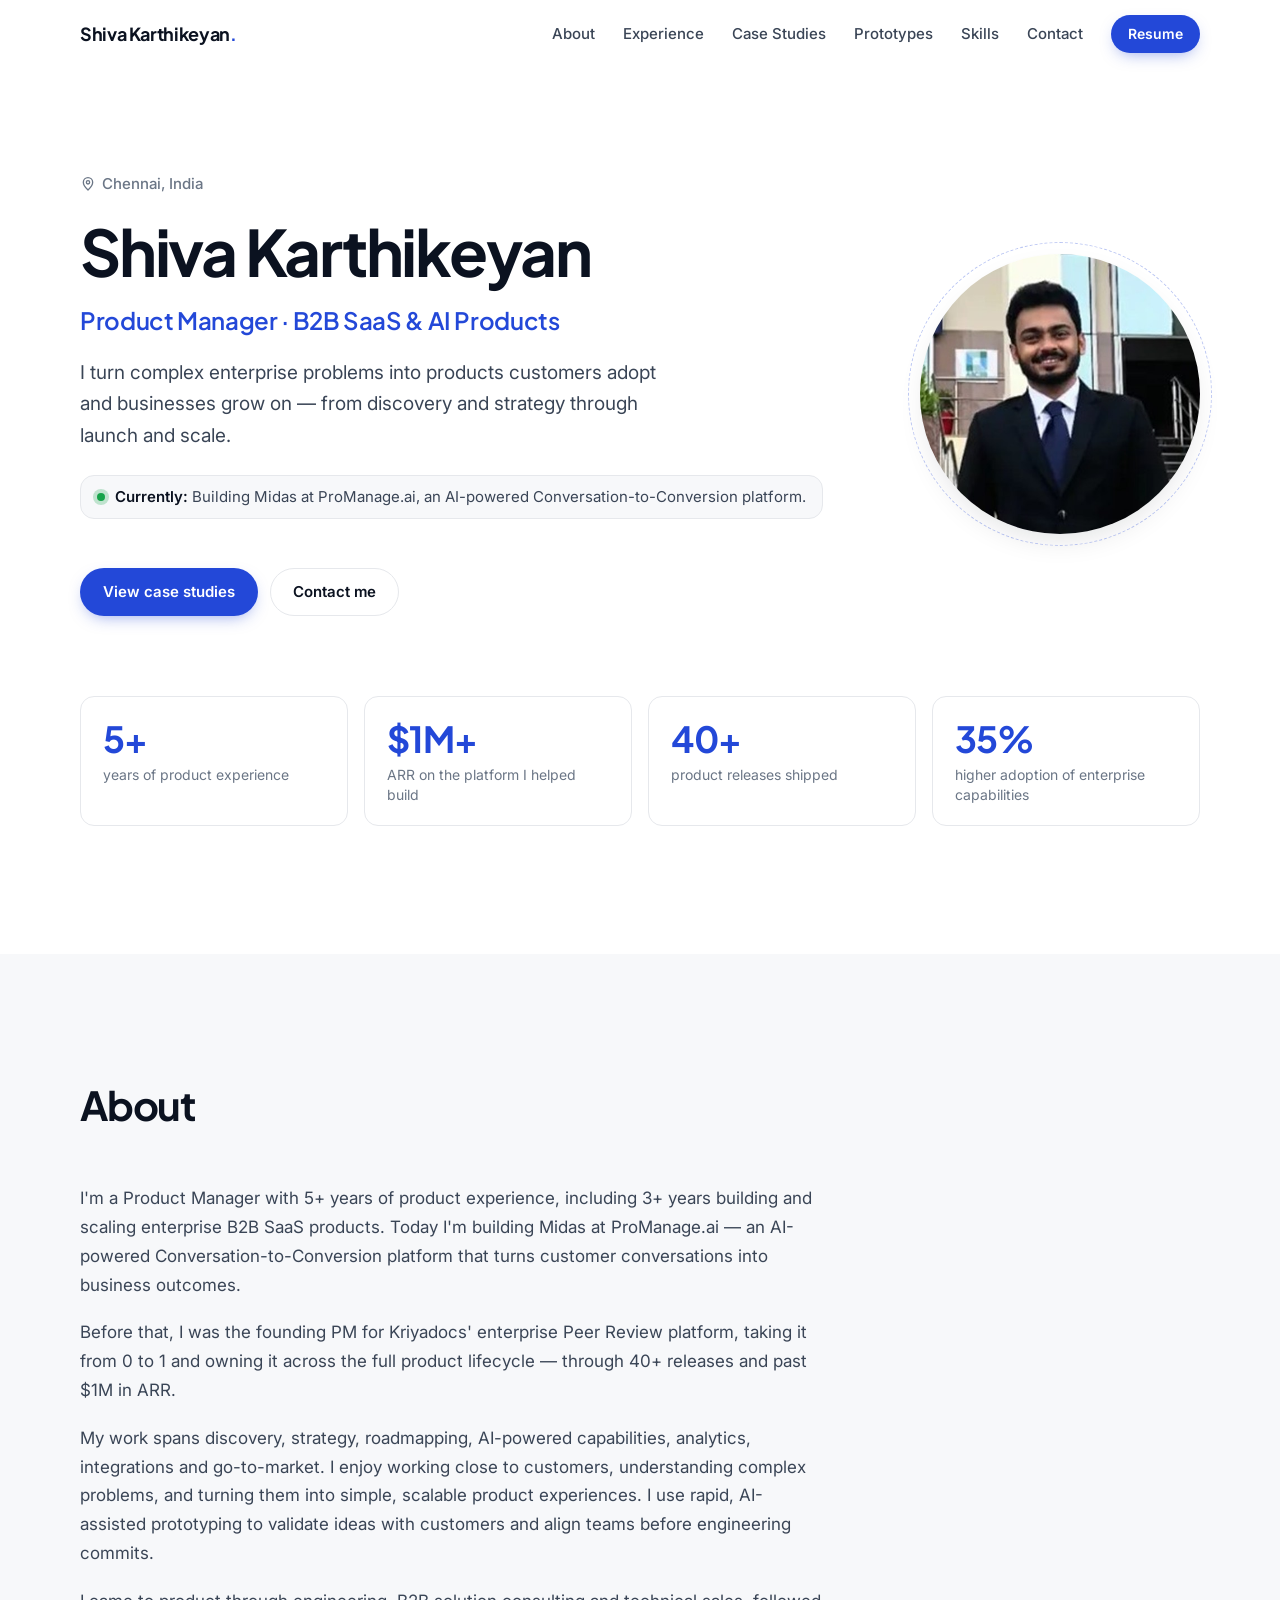
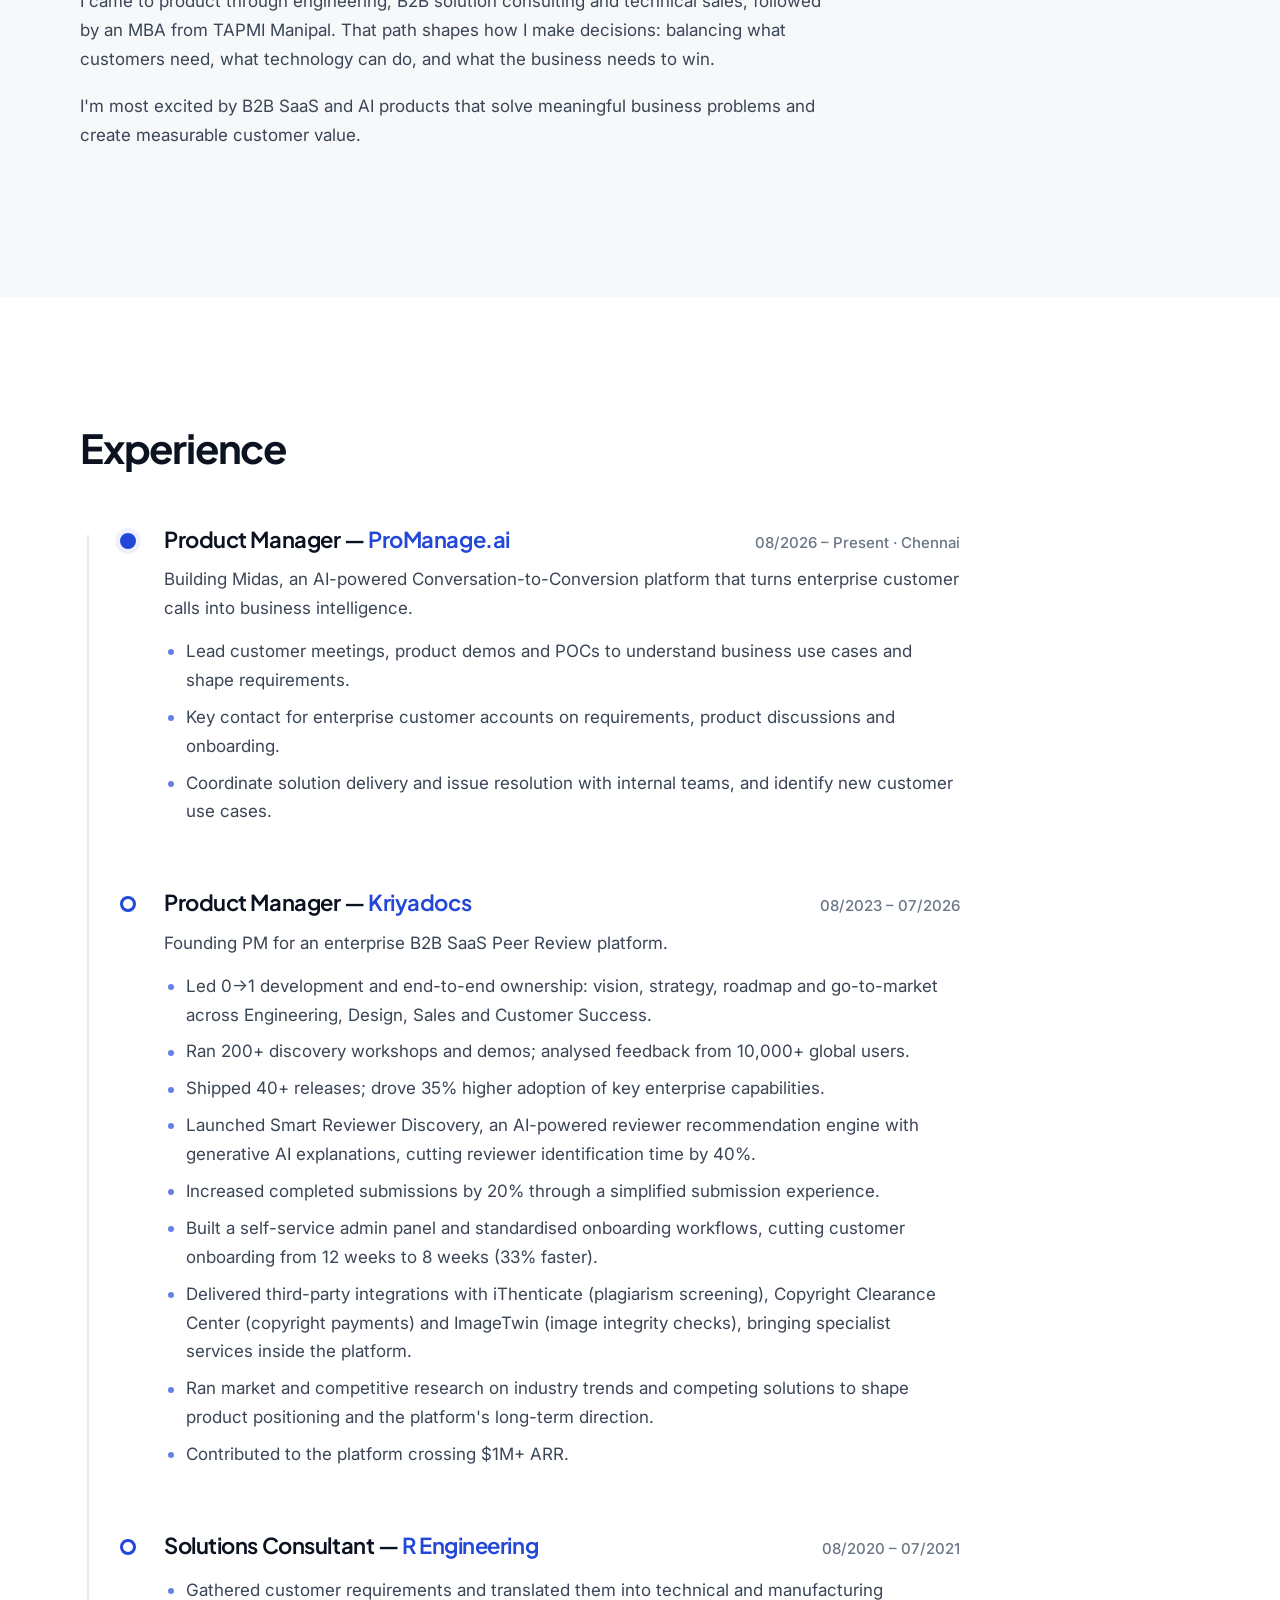
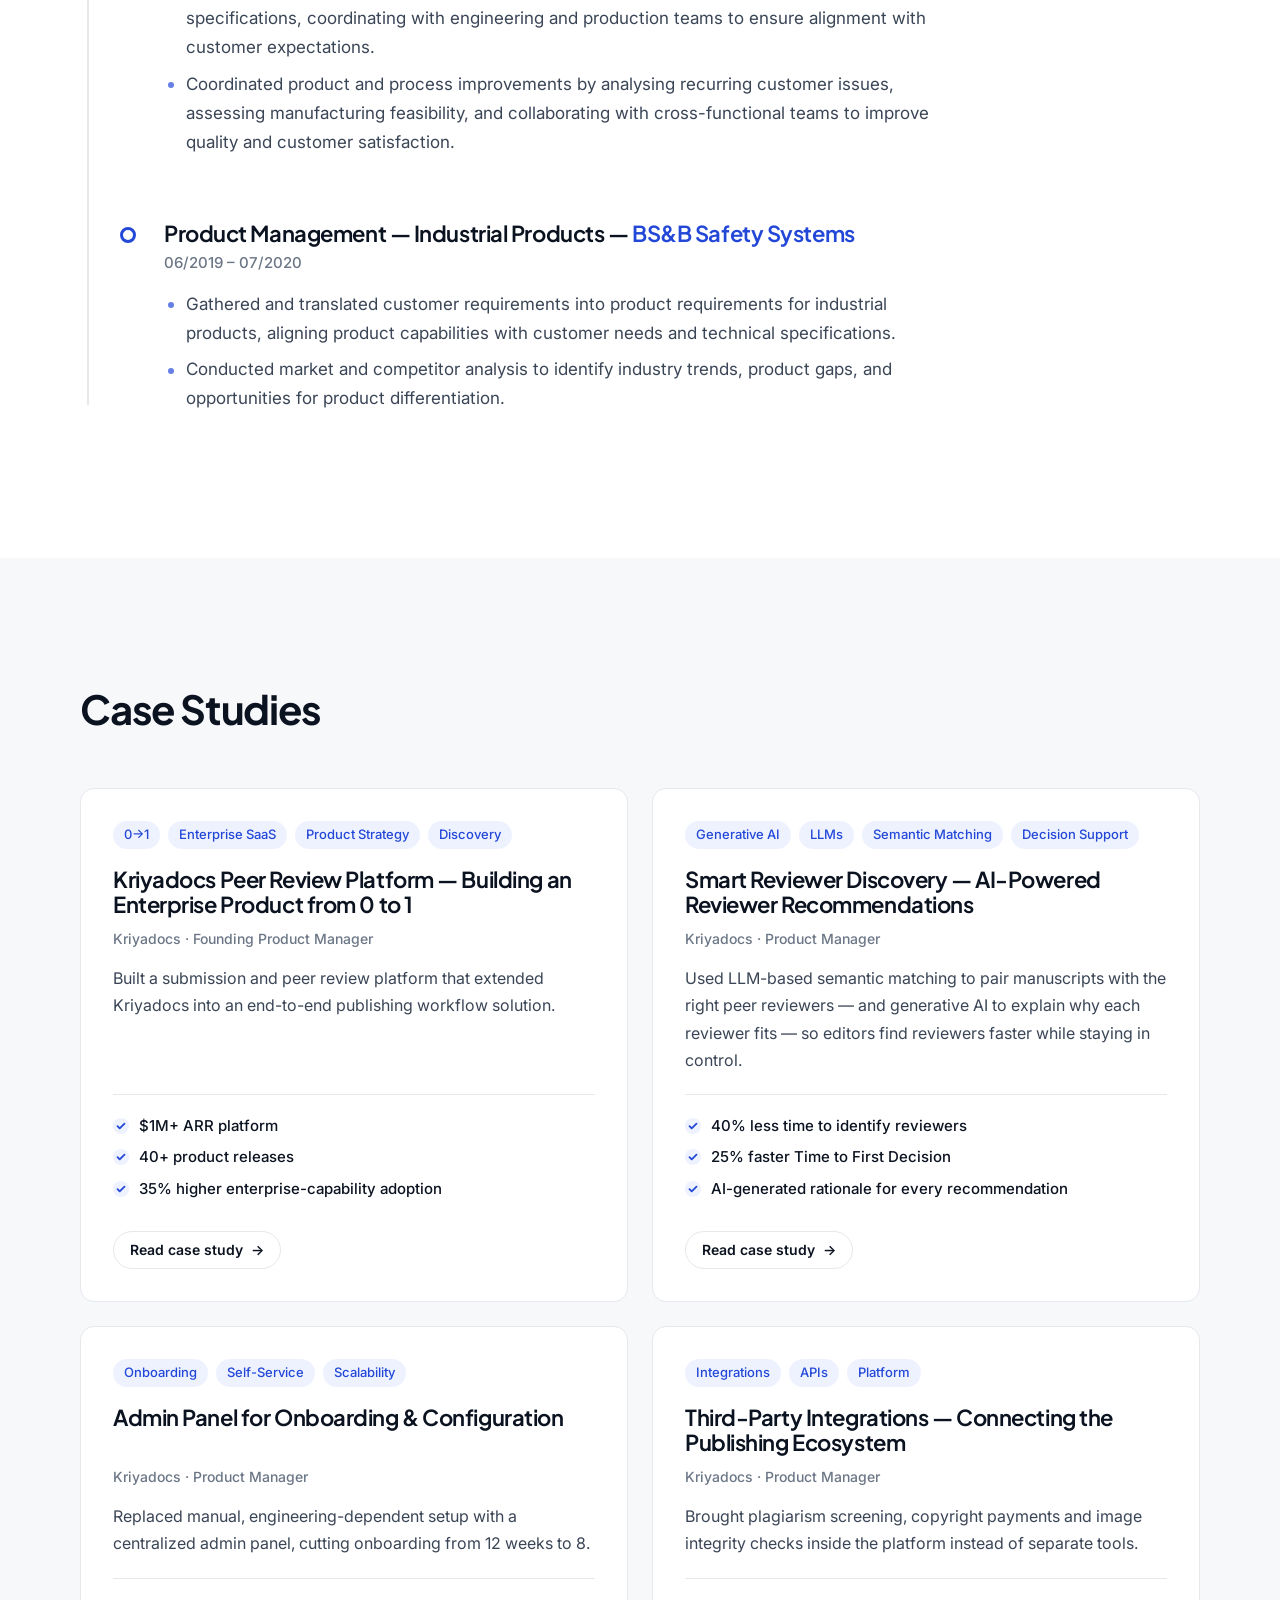
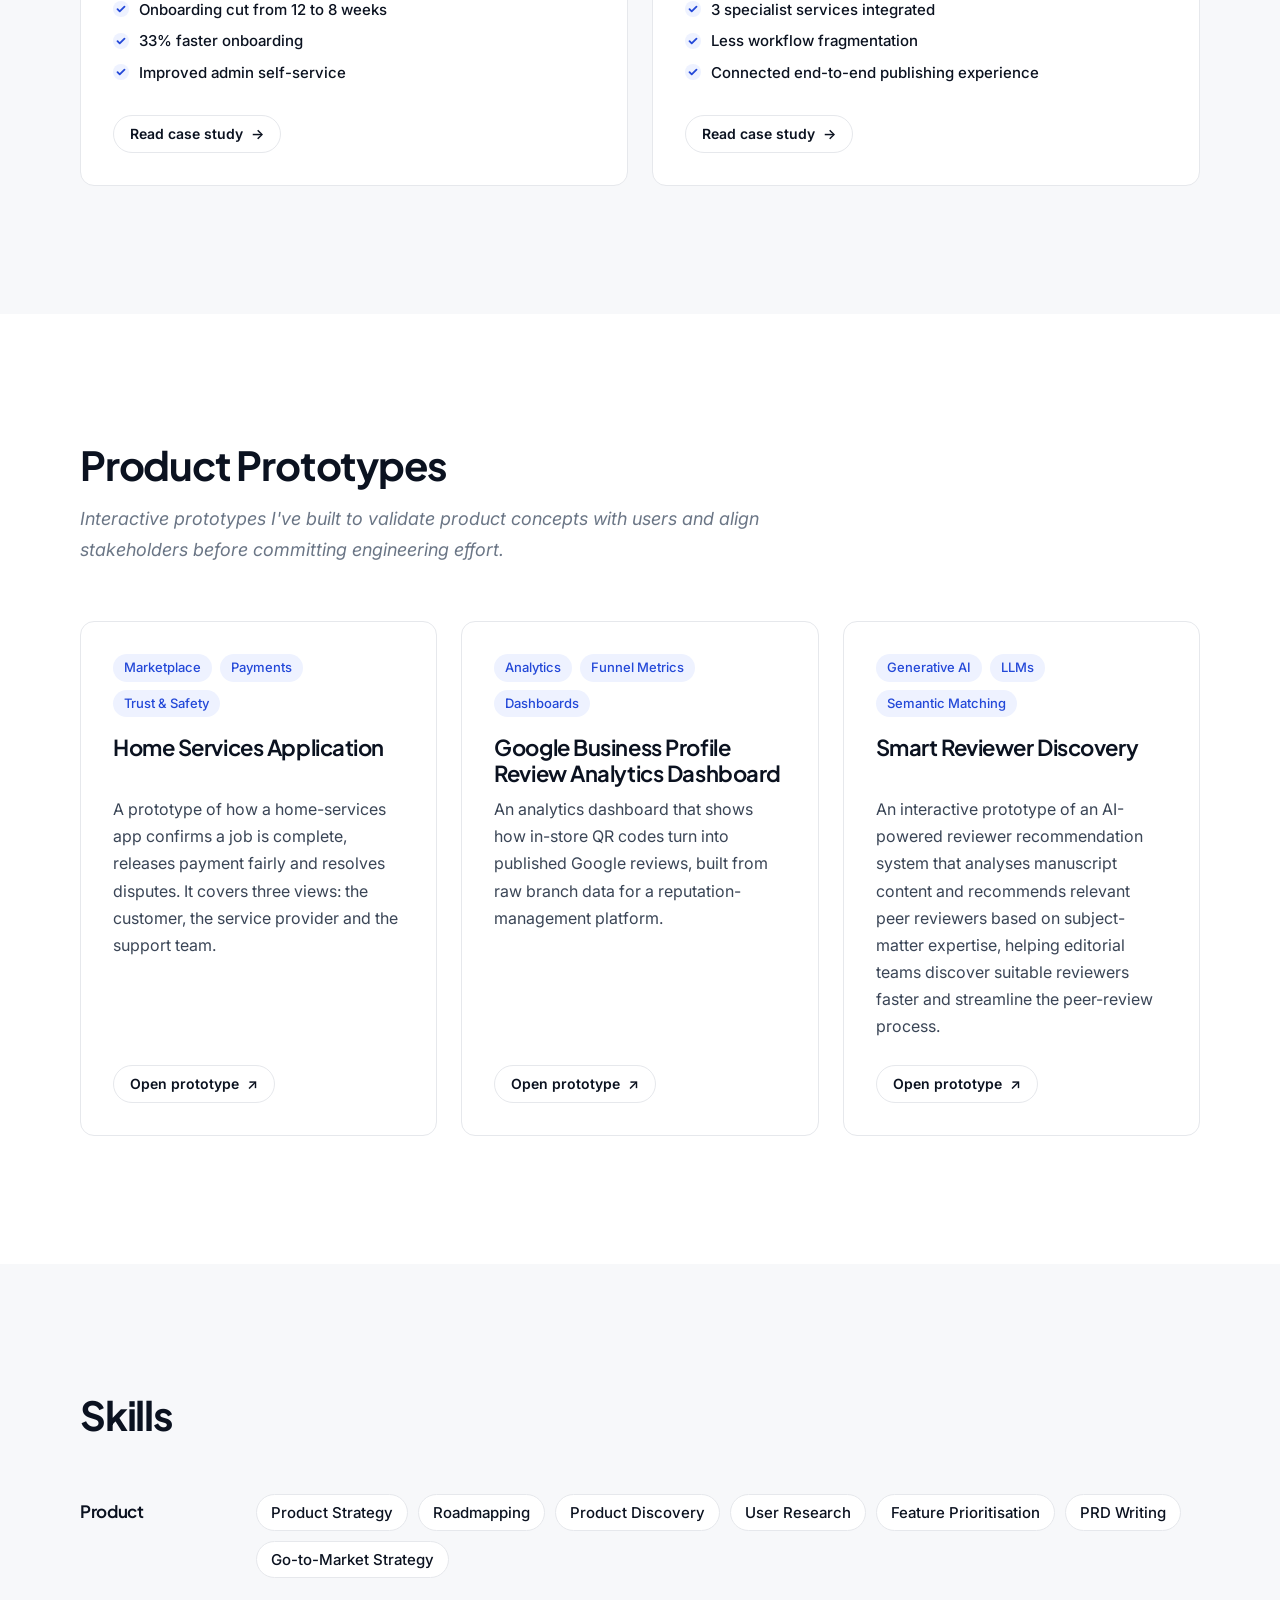
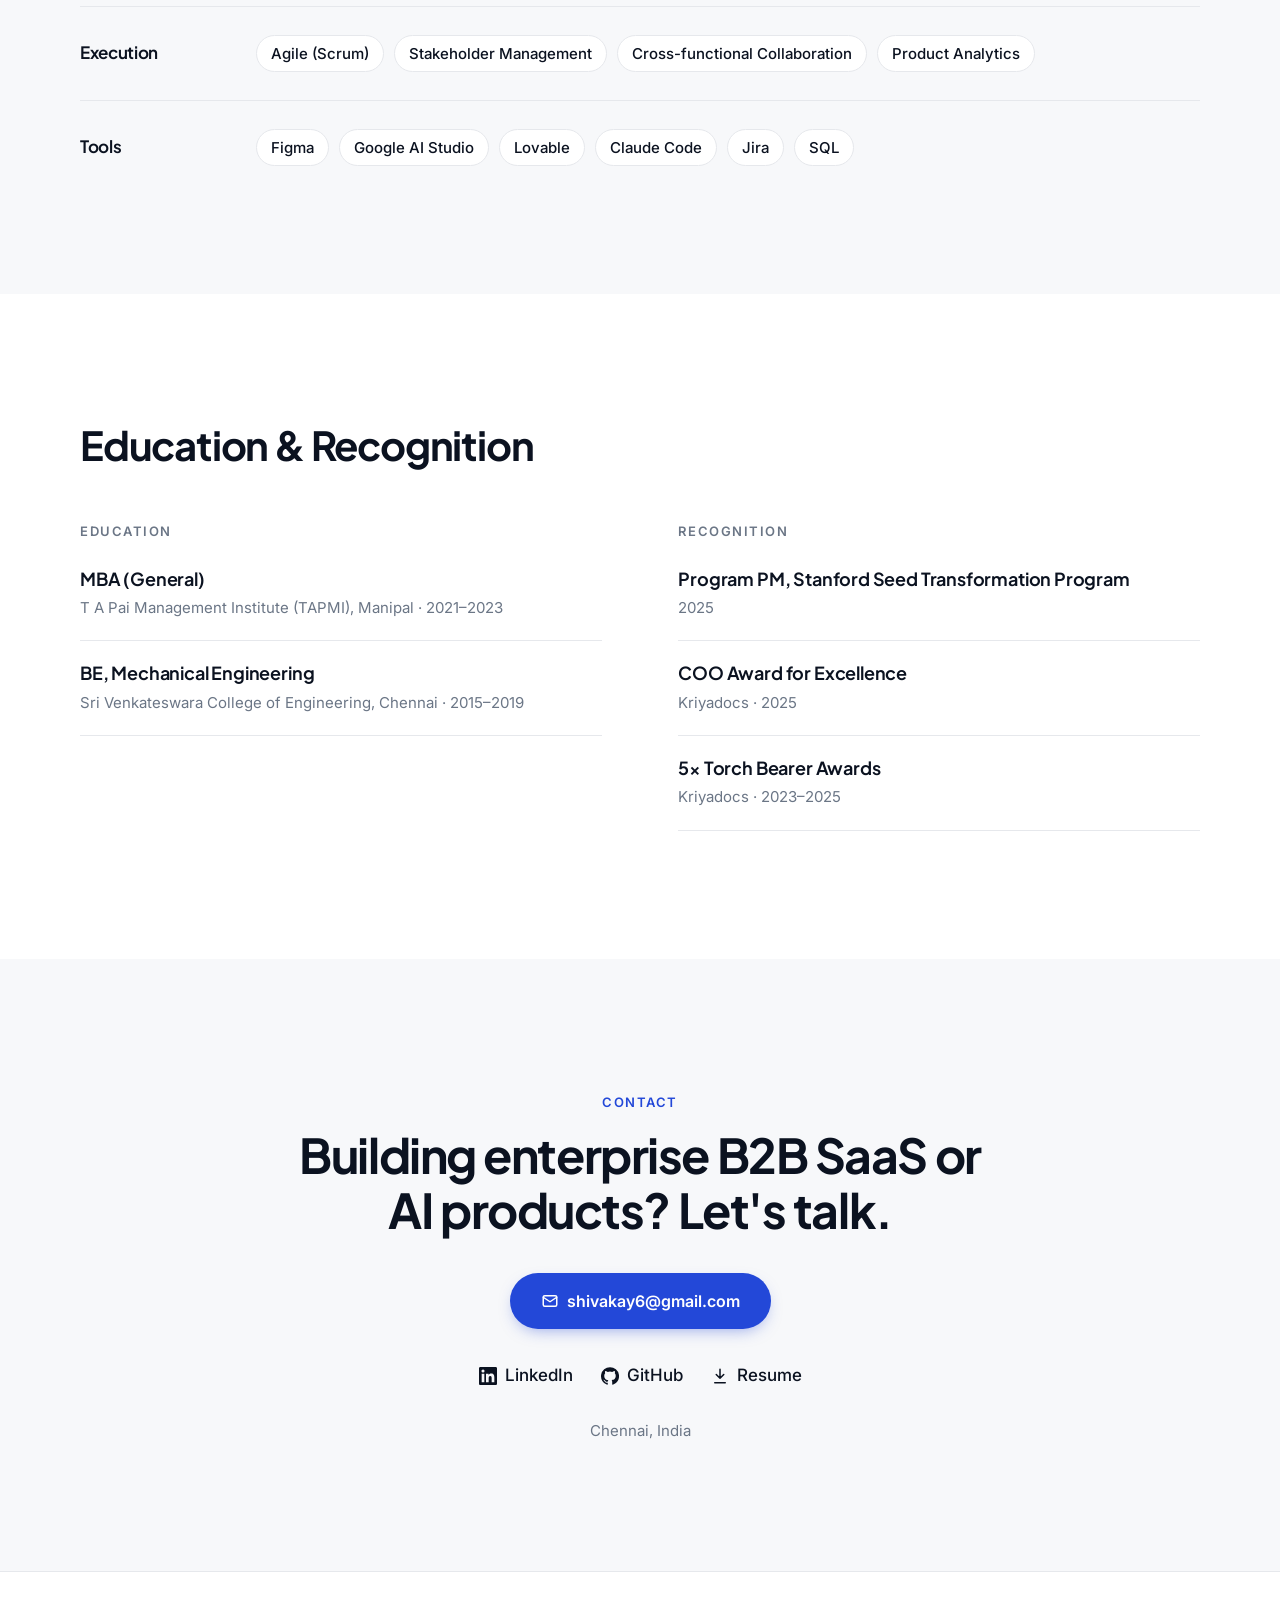
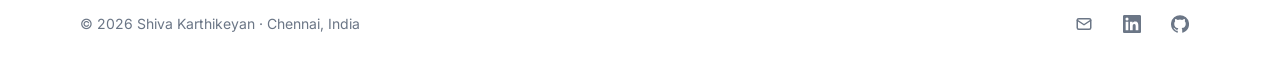
<file: index.html>
<!DOCTYPE html>
<html lang="en">
<head>
  <meta charset="UTF-8">
  <meta name="viewport" content="width=device-width, initial-scale=1">
  <title>Shiva Karthikeyan — Product Manager · B2B SaaS &amp; AI Products</title>
  <meta name="description" content="I turn complex enterprise problems into products customers adopt and businesses grow on — from discovery and strategy through launch and scale.">
  <meta property="og:type" content="website">
  <meta property="og:title" content="Shiva Karthikeyan — Product Manager · B2B SaaS &amp; AI Products">
  <meta property="og:description" content="I turn complex enterprise problems into products customers adopt and businesses grow on — from discovery and strategy through launch and scale.">
  <meta name="theme-color" content="#ffffff">
  <link rel="icon" href="data:image/svg+xml,%3Csvg xmlns='http://www.w3.org/2000/svg' viewBox='0 0 64 64'%3E%3Crect width='64' height='64' rx='14' fill='%232348d8'/%3E%3Ctext x='32' y='42' font-family='Arial,sans-serif' font-size='28' font-weight='700' fill='white' text-anchor='middle'%3ESK%3C/text%3E%3C/svg%3E">
  <link rel="preconnect" href="https://fonts.googleapis.com">
  <link rel="preconnect" href="https://fonts.gstatic.com" crossorigin>
  <link href="https://fonts.googleapis.com/css2?family=Inter:wght@400..700&family=Plus+Jakarta+Sans:wght@500..800&display=swap" rel="stylesheet">
  <link rel="stylesheet" href="styles.css">
  <script>document.documentElement.classList.add("js");</script>
</head>
<body>
  <a class="skip-link" href="#main">Skip to content</a>

  <header class="site-header">
    <nav class="nav container" aria-label="Primary">
      <a class="brand" href="#top">Shiva Karthikeyan<span>.</span></a>
      <button class="nav-toggle" type="button" aria-expanded="false" aria-controls="nav-links" aria-label="Toggle menu">
        <span></span><span></span><span></span>
      </button>
      <ul class="nav-links" id="nav-links">
        <li><a href="#about">About</a></li>
        <li><a href="#experience">Experience</a></li>
        <li><a href="#case-studies">Case Studies</a></li>
        <li><a href="#prototypes">Prototypes</a></li>
        <li><a href="#skills">Skills</a></li>
        <li><a href="#contact">Contact</a></li>
        <li><a class="btn btn--primary btn--sm" href="assets/resume.pdf" download="Shiva-Karthikeyan-Resume.pdf">Resume</a></li>
      </ul>
    </nav>
  </header>

  <main id="main">

    <!-- Hero -->
    <section class="hero" id="top" aria-label="Introduction">
      <div class="container">
        <div class="hero-grid">
          <div class="hero-text">
            <p class="hero-location">
              <svg viewBox="0 0 24 24" fill="none" stroke="currentColor" stroke-width="2" stroke-linecap="round" stroke-linejoin="round" aria-hidden="true"><path d="M12 21s-7-6.1-7-11.5a7 7 0 0 1 14 0C19 14.9 12 21 12 21z"/><circle cx="12" cy="9.5" r="2.5"/></svg>
              Chennai, India
            </p>
            <h1>Shiva Karthikeyan</h1>
            <p class="hero-headline">Product Manager · B2B SaaS &amp; AI Products</p>
            <p class="hero-sub">I turn complex enterprise problems into products customers adopt and businesses grow on — from discovery and strategy through launch and scale.</p>
            <p class="status"><span class="status-dot" aria-hidden="true"></span><span><strong>Currently:</strong> Building Midas at ProManage.ai, an AI-powered Conversation-to-Conversion platform.</span></p>
            <div class="hero-actions">
              <a class="btn btn--primary" href="#case-studies">View case studies</a>
              <a class="btn btn--outline" href="#contact">Contact me</a>
            </div>
          </div>
          <div class="hero-photo">
            <!-- Headshot: replace assets/shiva-headshot.jpg to update the photo -->
            <img src="assets/shiva-headshot.jpg" alt="Shiva Karthikeyan" width="500" height="500">
          </div>
        </div>

        <ul class="stats" aria-label="Highlights">
          <li class="stat"><span class="stat-value">5+</span><span class="stat-label">years of product experience</span></li>
          <li class="stat"><span class="stat-value">$1M+</span><span class="stat-label">ARR on the platform I helped build</span></li>
          <li class="stat"><span class="stat-value">40+</span><span class="stat-label">product releases shipped</span></li>
          <li class="stat"><span class="stat-value">35%</span><span class="stat-label">higher adoption of enterprise capabilities</span></li>
        </ul>
      </div>
    </section>

    <!-- About -->
    <section class="section section--alt" id="about">
      <div class="container reveal">
        <div class="section-head">
          <h2>About</h2>
        </div>
        <div class="prose">
          <p>I'm a Product Manager with 5+ years of product experience, including 3+ years building and scaling enterprise B2B SaaS products. Today I'm building Midas at ProManage.ai — an AI-powered Conversation-to-Conversion platform that turns customer conversations into business outcomes.</p>
          <p>Before that, I was the founding PM for Kriyadocs' enterprise Peer Review platform, taking it from 0 to 1 and owning it across the full product lifecycle — through 40+ releases and past $1M in ARR.</p>
          <p>My work spans discovery, strategy, roadmapping, AI-powered capabilities, analytics, integrations and go-to-market. I enjoy working close to customers, understanding complex problems, and turning them into simple, scalable product experiences. I use rapid, AI-assisted prototyping to validate ideas with customers and align teams before engineering commits.</p>
          <p>I came to product through engineering, B2B solution consulting and technical sales, followed by an MBA from TAPMI Manipal. That path shapes how I make decisions: balancing what customers need, what technology can do, and what the business needs to win.</p>
          <p>I'm most excited by B2B SaaS and AI products that solve meaningful business problems and create measurable customer value.</p>
        </div>
      </div>
    </section>

    <!-- Experience -->
    <section class="section" id="experience">
      <div class="container reveal">
        <div class="section-head">
          <h2>Experience</h2>
        </div>
        <ol class="timeline">
          <li class="timeline-item">
            <div class="timeline-head">
              <h3 class="timeline-role">Product Manager — <span class="company">ProManage.ai</span></h3>
              <span class="timeline-meta">08/2026 – Present · Chennai</span>
            </div>
            <p class="timeline-summary">Building Midas, an AI-powered Conversation-to-Conversion platform that turns enterprise customer calls into business intelligence.</p>
            <ul class="bullets">
              <li>Lead customer meetings, product demos and POCs to understand business use cases and shape requirements.</li>
              <li>Key contact for enterprise customer accounts on requirements, product discussions and onboarding.</li>
              <li>Coordinate solution delivery and issue resolution with internal teams, and identify new customer use cases.</li>
            </ul>
          </li>
          <li class="timeline-item">
            <div class="timeline-head">
              <h3 class="timeline-role">Product Manager — <span class="company">Kriyadocs</span></h3>
              <span class="timeline-meta">08/2023 – 07/2026</span>
            </div>
            <p class="timeline-summary">Founding PM for an enterprise B2B SaaS Peer Review platform.</p>
            <ul class="bullets">
              <li>Led 0→1 development and end-to-end ownership: vision, strategy, roadmap and go-to-market across Engineering, Design, Sales and Customer Success.</li>
              <li>Ran 200+ discovery workshops and demos; analysed feedback from 10,000+ global users.</li>
              <li>Shipped 40+ releases; drove 35% higher adoption of key enterprise capabilities.</li>
              <li>Launched Smart Reviewer Discovery, an AI-powered reviewer recommendation engine with generative AI explanations, cutting reviewer identification time by 40%.</li>
              <li>Increased completed submissions by 20% through a simplified submission experience.</li>
              <li>Built a self-service admin panel and standardised onboarding workflows, cutting customer onboarding from 12 weeks to 8 weeks (33% faster).</li>
              <li>Delivered third-party integrations with iThenticate (plagiarism screening), Copyright Clearance Center (copyright payments) and ImageTwin (image integrity checks), bringing specialist services inside the platform.</li>
              <li>Ran market and competitive research on industry trends and competing solutions to shape product positioning and the platform's long-term direction.</li>
              <li>Contributed to the platform crossing $1M+ ARR.</li>
            </ul>
          </li>
          <li class="timeline-item">
            <div class="timeline-head">
              <h3 class="timeline-role">Solutions Consultant — <span class="company">R Engineering</span></h3>
              <span class="timeline-meta">08/2020 – 07/2021</span>
            </div>
            <ul class="bullets">
              <li>Gathered customer requirements and translated them into technical and manufacturing specifications, coordinating with engineering and production teams to ensure alignment with customer expectations.</li>
              <li>Coordinated product and process improvements by analysing recurring customer issues, assessing manufacturing feasibility, and collaborating with cross-functional teams to improve quality and customer satisfaction.</li>
            </ul>
          </li>
          <li class="timeline-item">
            <div class="timeline-head">
              <h3 class="timeline-role">Product Management — Industrial Products — <span class="company">BS&amp;B Safety Systems</span></h3>
              <span class="timeline-meta">06/2019 – 07/2020</span>
            </div>
            <ul class="bullets">
              <li>Gathered and translated customer requirements into product requirements for industrial products, aligning product capabilities with customer needs and technical specifications.</li>
              <li>Conducted market and competitor analysis to identify industry trends, product gaps, and opportunities for product differentiation.</li>
            </ul>
          </li>
        </ol>
      </div>
    </section>

    <!-- Case Studies -->
    <section class="section section--alt" id="case-studies">
      <div class="container reveal">
        <div class="section-head">
          <h2>Case Studies</h2>
        </div>
        <div class="card-grid card-grid--2">
          <article class="card card--case">
            <ul class="tags">
              <li class="tag">0→1</li><li class="tag">Enterprise SaaS</li><li class="tag">Product Strategy</li><li class="tag">Discovery</li>
            </ul>
            <h3>Kriyadocs Peer Review Platform — Building an Enterprise Product from 0 to 1</h3>
            <p class="card-meta">Kriyadocs · Founding Product Manager</p>
            <p class="card-summary">Built a submission and peer review platform that extended Kriyadocs into an end-to-end publishing workflow solution.</p>
            <ul class="card-results">
              <li>$1M+ ARR platform</li>
              <li>40+ product releases</li>
              <li>35% higher enterprise-capability adoption</li>
            </ul>
            <div class="card-action">
              <a class="btn btn--outline btn--sm btn--stretched" href="case-studies/peer-review-platform.html">Read case study <span class="arrow" aria-hidden="true">→</span></a>
            </div>
          </article>

          <article class="card card--case">
            <ul class="tags">
              <li class="tag">Generative AI</li><li class="tag">LLMs</li><li class="tag">Semantic Matching</li><li class="tag">Decision Support</li>
            </ul>
            <h3>Smart Reviewer Discovery — AI-Powered Reviewer Recommendations</h3>
            <p class="card-meta">Kriyadocs · Product Manager</p>
            <p class="card-summary">Used LLM-based semantic matching to pair manuscripts with the right peer reviewers — and generative AI to explain why each reviewer fits — so editors find reviewers faster while staying in control.</p>
            <ul class="card-results">
              <li>40% less time to identify reviewers</li>
              <li>25% faster Time to First Decision</li>
              <li>AI-generated rationale for every recommendation</li>
            </ul>
            <div class="card-action">
              <a class="btn btn--outline btn--sm btn--stretched" href="case-studies/smart-reviewer-discovery.html">Read case study <span class="arrow" aria-hidden="true">→</span></a>
            </div>
          </article>

          <article class="card card--case">
            <ul class="tags">
              <li class="tag">Onboarding</li><li class="tag">Self-Service</li><li class="tag">Scalability</li>
            </ul>
            <h3>Admin Panel for Onboarding &amp; Configuration</h3>
            <p class="card-meta">Kriyadocs · Product Manager</p>
            <p class="card-summary">Replaced manual, engineering-dependent setup with a centralized admin panel, cutting onboarding from 12 weeks to 8.</p>
            <ul class="card-results">
              <li>Onboarding cut from 12 to 8 weeks</li>
              <li>33% faster onboarding</li>
              <li>Improved admin self-service</li>
            </ul>
            <div class="card-action">
              <a class="btn btn--outline btn--sm btn--stretched" href="case-studies/self-service-admin-panel.html">Read case study <span class="arrow" aria-hidden="true">→</span></a>
            </div>
          </article>

          <article class="card card--case">
            <ul class="tags">
              <li class="tag">Integrations</li><li class="tag">APIs</li><li class="tag">Platform</li>
            </ul>
            <h3>Third-Party Integrations — Connecting the Publishing Ecosystem</h3>
            <p class="card-meta">Kriyadocs · Product Manager</p>
            <p class="card-summary">Brought plagiarism screening, copyright payments and image integrity checks inside the platform instead of separate tools.</p>
            <ul class="card-results">
              <li>3 specialist services integrated</li>
              <li>Less workflow fragmentation</li>
              <li>Connected end-to-end publishing experience</li>
            </ul>
            <div class="card-action">
              <a class="btn btn--outline btn--sm btn--stretched" href="case-studies/third-party-integrations.html">Read case study <span class="arrow" aria-hidden="true">→</span></a>
            </div>
          </article>
        </div>
      </div>
    </section>

    <!-- Product Prototypes -->
    <section class="section" id="prototypes">
      <div class="container reveal">
        <div class="section-head">
          <h2>Product Prototypes</h2>
          <p class="section-intro">Interactive prototypes I've built to validate product concepts with users and align stakeholders before committing engineering effort.</p>
        </div>
        <div class="card-grid card-grid--3">
          <article class="card card--prototype">
            <ul class="tags">
              <li class="tag">Marketplace</li><li class="tag">Payments</li><li class="tag">Trust &amp; Safety</li>
            </ul>
            <h3>Home Services Application</h3>
            <p class="card-summary">A prototype of how a home-services app confirms a job is complete, releases payment fairly and resolves disputes. It covers three views: the customer, the service provider and the support team.</p>
            <div class="card-action">
              <a class="btn btn--outline btn--sm" href="https://home-services-application.ai.studio" target="_blank" rel="noopener">Open prototype <span class="arrow" aria-hidden="true">↗</span></a>
            </div>
          </article>

          <article class="card card--prototype">
            <ul class="tags">
              <li class="tag">Analytics</li><li class="tag">Funnel Metrics</li><li class="tag">Dashboards</li>
            </ul>
            <h3>Google Business Profile Review Analytics Dashboard</h3>
            <p class="card-summary">An analytics dashboard that shows how in-store QR codes turn into published Google reviews, built from raw branch data for a reputation-management platform.</p>
            <div class="card-action">
              <a class="btn btn--outline btn--sm" href="https://reviewanalytics3847.ai.studio" target="_blank" rel="noopener">Open prototype <span class="arrow" aria-hidden="true">↗</span></a>
            </div>
          </article>

          <article class="card card--prototype">
            <ul class="tags">
              <li class="tag">Generative AI</li><li class="tag">LLMs</li><li class="tag">Semantic Matching</li>
            </ul>
            <h3>Smart Reviewer Discovery</h3>
            <p class="card-summary">An interactive prototype of an AI-powered reviewer recommendation system that analyses manuscript content and recommends relevant peer reviewers based on subject-matter expertise, helping editorial teams discover suitable reviewers faster and streamline the peer-review process.</p>
            <div class="card-action">
              <a class="btn btn--outline btn--sm" href="https://smart-reviewer-discovery.ai.studio" target="_blank" rel="noopener">Open prototype <span class="arrow" aria-hidden="true">↗</span></a>
            </div>
          </article>
        </div>
      </div>
    </section>

    <!-- Skills -->
    <section class="section section--alt" id="skills">
      <div class="container reveal">
        <div class="section-head">
          <h2>Skills</h2>
        </div>
        <div class="skills">
          <div class="skill-group">
            <h3>Product</h3>
            <ul class="chips">
              <li class="chip">Product Strategy</li><li class="chip">Roadmapping</li><li class="chip">Product Discovery</li><li class="chip">User Research</li><li class="chip">Feature Prioritisation</li><li class="chip">PRD Writing</li><li class="chip">Go-to-Market Strategy</li>
            </ul>
          </div>
          <div class="skill-group">
            <h3>Execution</h3>
            <ul class="chips">
              <li class="chip">Agile (Scrum)</li><li class="chip">Stakeholder Management</li><li class="chip">Cross-functional Collaboration</li><li class="chip">Product Analytics</li>
            </ul>
          </div>
          <div class="skill-group">
            <h3>Tools</h3>
            <ul class="chips">
              <li class="chip">Figma</li><li class="chip">Google AI Studio</li><li class="chip">Lovable</li><li class="chip">Claude Code</li><li class="chip">Jira</li><li class="chip">SQL</li>
            </ul>
          </div>
        </div>
      </div>
    </section>

    <!-- Education & Recognition -->
    <section class="section" id="education">
      <div class="container reveal">
        <div class="section-head">
          <h2>Education &amp; Recognition</h2>
        </div>
        <div class="split">
          <div>
            <h3>Education</h3>
            <ul class="record-list">
              <li>
                <span class="record-title">MBA (General)</span>
                <span class="record-detail">T A Pai Management Institute (TAPMI), Manipal · 2021–2023</span>
              </li>
              <li>
                <span class="record-title">BE, Mechanical Engineering</span>
                <span class="record-detail">Sri Venkateswara College of Engineering, Chennai · 2015–2019</span>
              </li>
            </ul>
          </div>
          <div>
            <h3>Recognition</h3>
            <ul class="record-list">
              <li>
                <span class="record-title">Program PM, Stanford Seed Transformation Program</span>
                <span class="record-detail">2025</span>
              </li>
              <li>
                <span class="record-title">COO Award for Excellence</span>
                <span class="record-detail">Kriyadocs · 2025</span>
              </li>
              <li>
                <span class="record-title">5× Torch Bearer Awards</span>
                <span class="record-detail">Kriyadocs · 2023–2025</span>
              </li>
            </ul>
          </div>
        </div>
      </div>
    </section>

    <!-- Contact -->
    <section class="section section--alt contact" id="contact">
      <div class="container reveal">
        <span class="eyebrow">Contact</span>
        <h2>Building enterprise B2B SaaS or AI products? Let's talk.</h2>
        <a class="btn btn--primary" href="mailto:shivakay6@gmail.com">
          <svg width="18" height="18" viewBox="0 0 24 24" fill="none" stroke="currentColor" stroke-width="2" stroke-linecap="round" stroke-linejoin="round" aria-hidden="true"><rect x="3" y="5" width="18" height="14" rx="2"/><path d="M3 7l9 6 9-6"/></svg>
          shivakay6@gmail.com
        </a>
        <ul class="contact-links">
          <li>
            <a href="https://linkedin.com/in/shiva-karthikeyan-899348120" target="_blank" rel="noopener">
              <svg viewBox="0 0 24 24" fill="currentColor" aria-hidden="true"><path d="M20.45 20.45h-3.56v-5.57c0-1.33-.02-3.04-1.85-3.04-1.85 0-2.14 1.45-2.14 2.94v5.67H9.34V9h3.42v1.56h.05c.48-.9 1.64-1.85 3.37-1.85 3.6 0 4.27 2.37 4.27 5.46v6.28zM5.34 7.43a2.06 2.06 0 1 1 0-4.13 2.06 2.06 0 0 1 0 4.13zM7.12 20.45H3.56V9h3.56v11.45zM22.22 0H1.77C.79 0 0 .77 0 1.73v20.54C0 23.23.79 24 1.77 24h20.45c.98 0 1.78-.77 1.78-1.73V1.73C24 .77 23.2 0 22.22 0z"/></svg>
              LinkedIn
            </a>
          </li>
          <li>
            <a href="https://github.com/shivakay6" target="_blank" rel="noopener">
              <svg viewBox="0 0 24 24" fill="currentColor" aria-hidden="true"><path d="M12 .3a12 12 0 0 0-3.8 23.38c.6.12.82-.26.82-.57v-2.2c-3.34.73-4.04-1.42-4.04-1.42-.55-1.4-1.34-1.77-1.34-1.77-1.08-.74.09-.73.09-.73 1.2.09 1.83 1.24 1.83 1.24 1.07 1.83 2.8 1.3 3.49 1 .1-.78.42-1.3.76-1.6-2.67-.3-5.47-1.33-5.47-5.93 0-1.31.47-2.38 1.24-3.22-.14-.3-.54-1.52.1-3.18 0 0 1-.32 3.3 1.23a11.5 11.5 0 0 1 6 0c2.28-1.55 3.29-1.23 3.29-1.23.64 1.66.24 2.88.12 3.18a4.65 4.65 0 0 1 1.23 3.22c0 4.61-2.8 5.63-5.48 5.92.42.36.81 1.1.81 2.22v3.29c0 .32.21.7.82.58A12 12 0 0 0 12 .3z"/></svg>
              GitHub
            </a>
          </li>
          <li>
            <a href="assets/resume.pdf" download="Shiva-Karthikeyan-Resume.pdf">
              <svg viewBox="0 0 24 24" fill="none" stroke="currentColor" stroke-width="2" stroke-linecap="round" stroke-linejoin="round" aria-hidden="true"><path d="M12 3v12M7 10l5 5 5-5M5 21h14"/></svg>
              Resume
            </a>
          </li>
        </ul>
        <p class="contact-location">Chennai, India</p>
      </div>
    </section>
  </main>

  <footer class="site-footer">
    <div class="container footer-inner">
      <p>© <span data-year>2026</span> Shiva Karthikeyan · Chennai, India</p>
      <ul class="footer-links">
        <li><a href="mailto:shivakay6@gmail.com" aria-label="Email"><svg viewBox="0 0 24 24" fill="none" stroke="currentColor" stroke-width="2" stroke-linecap="round" stroke-linejoin="round" aria-hidden="true"><rect x="3" y="5" width="18" height="14" rx="2"/><path d="M3 7l9 6 9-6"/></svg></a></li>
        <li><a href="https://linkedin.com/in/shiva-karthikeyan-899348120" target="_blank" rel="noopener" aria-label="LinkedIn"><svg viewBox="0 0 24 24" fill="currentColor" aria-hidden="true"><path d="M20.45 20.45h-3.56v-5.57c0-1.33-.02-3.04-1.85-3.04-1.85 0-2.14 1.45-2.14 2.94v5.67H9.34V9h3.42v1.56h.05c.48-.9 1.64-1.85 3.37-1.85 3.6 0 4.27 2.37 4.27 5.46v6.28zM5.34 7.43a2.06 2.06 0 1 1 0-4.13 2.06 2.06 0 0 1 0 4.13zM7.12 20.45H3.56V9h3.56v11.45zM22.22 0H1.77C.79 0 0 .77 0 1.73v20.54C0 23.23.79 24 1.77 24h20.45c.98 0 1.78-.77 1.78-1.73V1.73C24 .77 23.2 0 22.22 0z"/></svg></a></li>
        <li><a href="https://github.com/shivakay6" target="_blank" rel="noopener" aria-label="GitHub"><svg viewBox="0 0 24 24" fill="currentColor" aria-hidden="true"><path d="M12 .3a12 12 0 0 0-3.8 23.38c.6.12.82-.26.82-.57v-2.2c-3.34.73-4.04-1.42-4.04-1.42-.55-1.4-1.34-1.77-1.34-1.77-1.08-.74.09-.73.09-.73 1.2.09 1.83 1.24 1.83 1.24 1.07 1.83 2.8 1.3 3.49 1 .1-.78.42-1.3.76-1.6-2.67-.3-5.47-1.33-5.47-5.93 0-1.31.47-2.38 1.24-3.22-.14-.3-.54-1.52.1-3.18 0 0 1-.32 3.3 1.23a11.5 11.5 0 0 1 6 0c2.28-1.55 3.29-1.23 3.29-1.23.64 1.66.24 2.88.12 3.18a4.65 4.65 0 0 1 1.23 3.22c0 4.61-2.8 5.63-5.48 5.92.42.36.81 1.1.81 2.22v3.29c0 .32.21.7.82.58A12 12 0 0 0 12 .3z"/></svg></a></li>
      </ul>
    </div>
  </footer>

  <script src="script.js"></script>
</body>
</html>
</file>
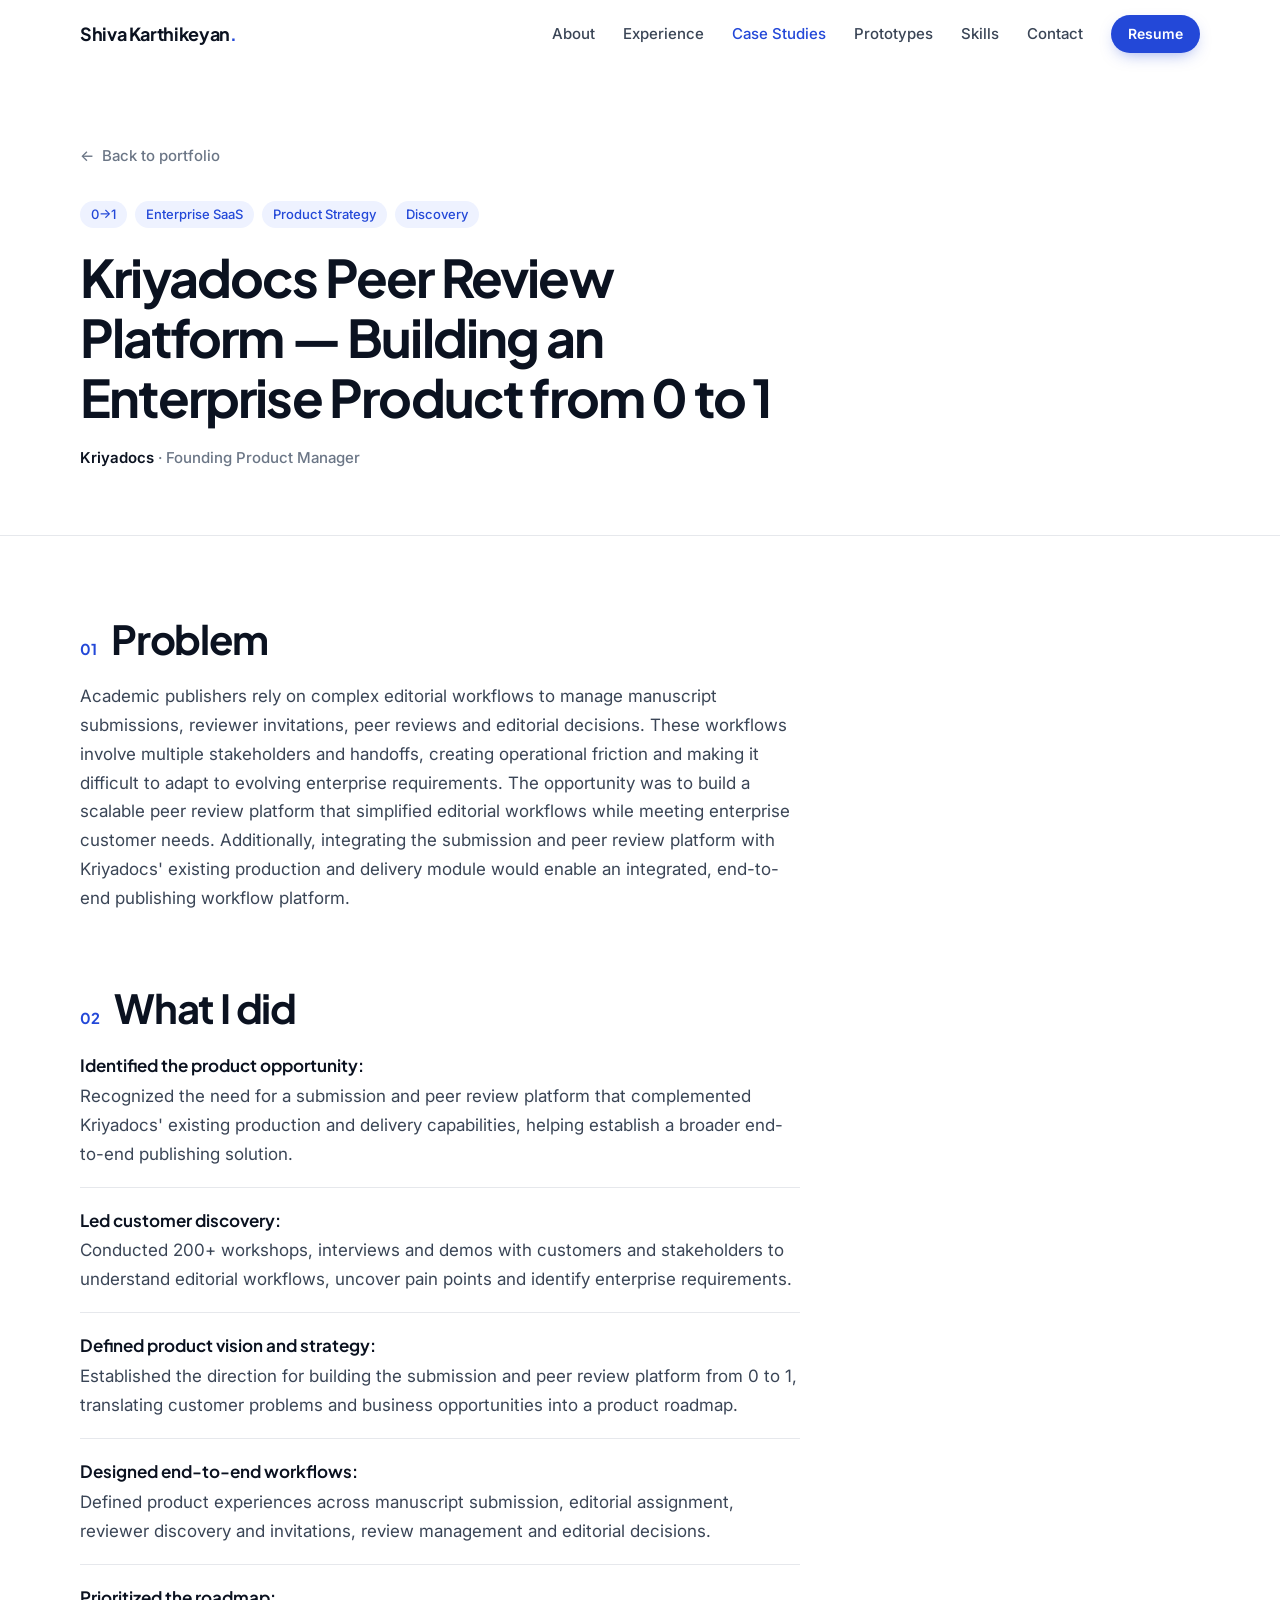
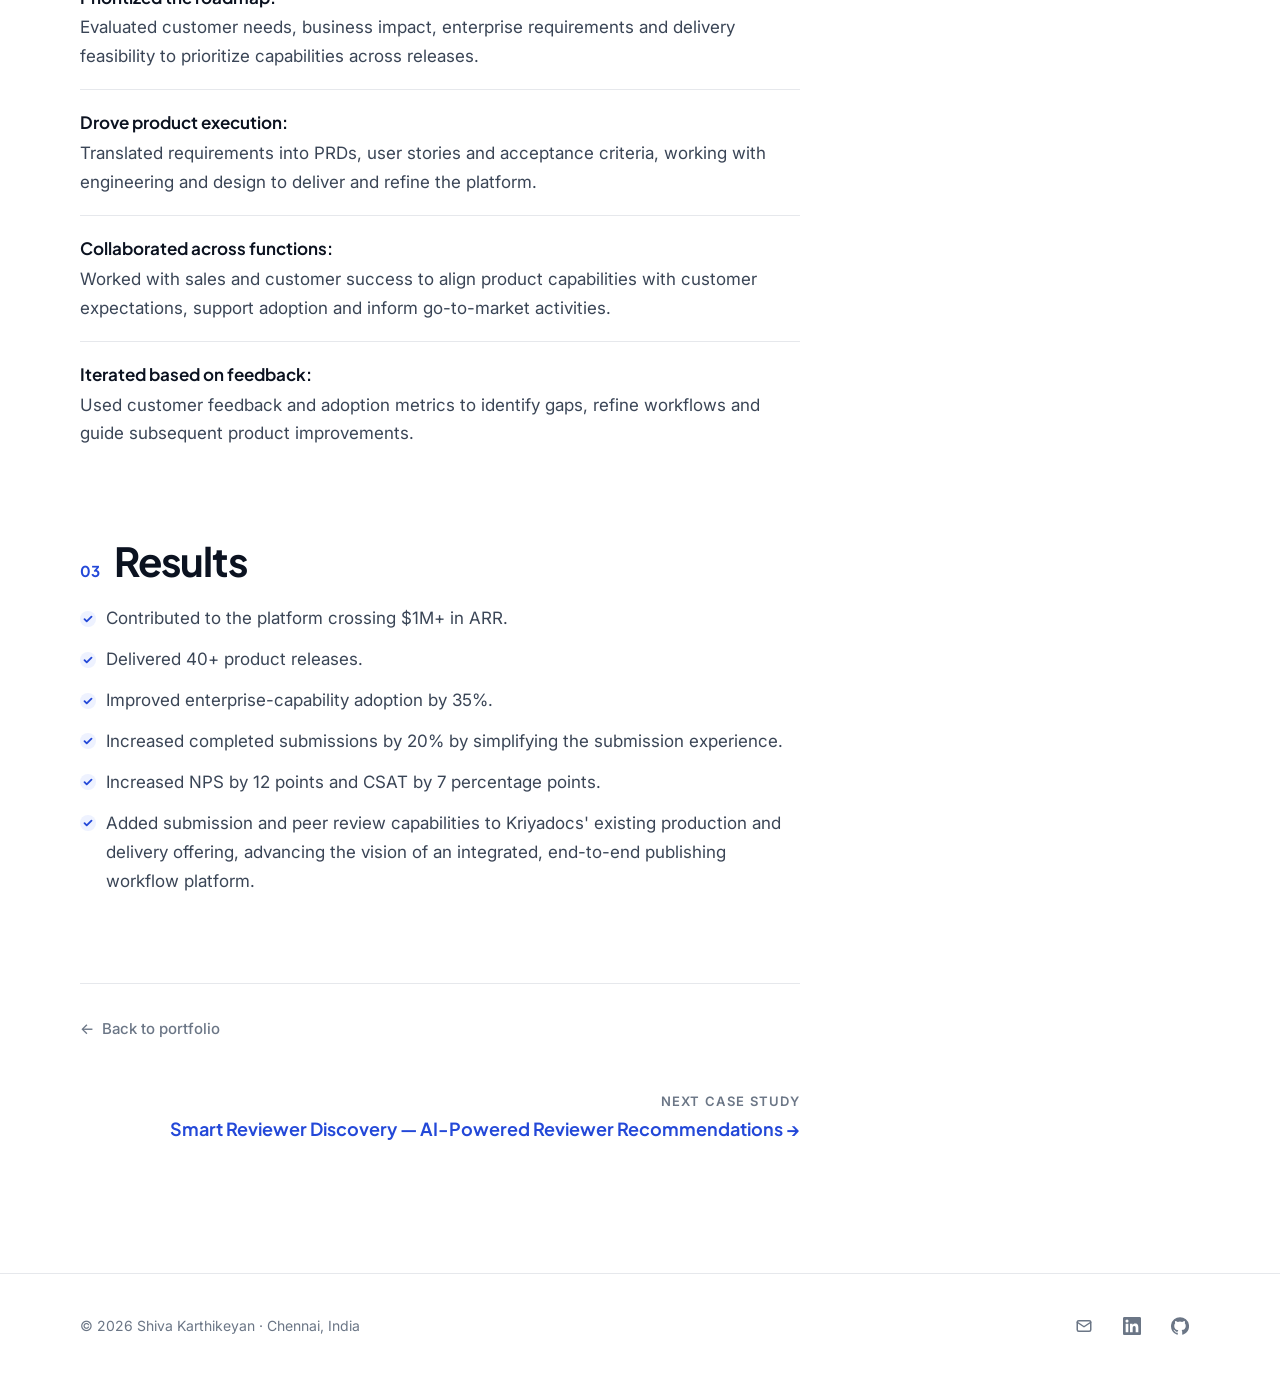
<file: case-studies/peer-review-platform.html>
<!DOCTYPE html>
<html lang="en">
<head>
  <meta charset="UTF-8">
  <meta name="viewport" content="width=device-width, initial-scale=1">
  <title>Kriyadocs Peer Review Platform — Building an Enterprise Product from 0 to 1 — Shiva Karthikeyan</title>
  <meta name="description" content="Built a submission and peer review platform that extended Kriyadocs into an end-to-end publishing workflow solution.">
  <meta property="og:type" content="article">
  <meta property="og:title" content="Kriyadocs Peer Review Platform — Building an Enterprise Product from 0 to 1 — Shiva Karthikeyan">
  <meta property="og:description" content="Built a submission and peer review platform that extended Kriyadocs into an end-to-end publishing workflow solution.">
  <meta name="theme-color" content="#ffffff">
  <link rel="icon" href="data:image/svg+xml,%3Csvg xmlns='http://www.w3.org/2000/svg' viewBox='0 0 64 64'%3E%3Crect width='64' height='64' rx='14' fill='%232348d8'/%3E%3Ctext x='32' y='42' font-family='Arial,sans-serif' font-size='28' font-weight='700' fill='white' text-anchor='middle'%3ESK%3C/text%3E%3C/svg%3E">
  <link rel="preconnect" href="https://fonts.googleapis.com">
  <link rel="preconnect" href="https://fonts.gstatic.com" crossorigin>
  <link href="https://fonts.googleapis.com/css2?family=Inter:wght@400..700&family=Plus+Jakarta+Sans:wght@500..800&display=swap" rel="stylesheet">
  <link rel="stylesheet" href="../styles.css">
  <script>document.documentElement.classList.add("js");</script>
</head>
<body>
  <a class="skip-link" href="#main">Skip to content</a>

  <header class="site-header">
    <nav class="nav container" aria-label="Primary">
      <a class="brand" href="../index.html">Shiva Karthikeyan<span>.</span></a>
      <button class="nav-toggle" type="button" aria-expanded="false" aria-controls="nav-links" aria-label="Toggle menu">
        <span></span><span></span><span></span>
      </button>
      <ul class="nav-links" id="nav-links">
        <li><a href="../index.html#about">About</a></li>
        <li><a href="../index.html#experience">Experience</a></li>
        <li><a class="is-active" href="../index.html#case-studies">Case Studies</a></li>
        <li><a href="../index.html#prototypes">Prototypes</a></li>
        <li><a href="../index.html#skills">Skills</a></li>
        <li><a href="../index.html#contact">Contact</a></li>
        <li><a class="btn btn--primary btn--sm" href="../assets/resume.pdf" download="Shiva-Karthikeyan-Resume.pdf">Resume</a></li>
      </ul>
    </nav>
  </header>

  <main id="main">
    <header class="cs-hero">
      <div class="container">
        <div class="cs-hero-inner">
          <a class="back-link" href="../index.html#case-studies"><span class="arrow" aria-hidden="true">←</span> Back to portfolio</a>
          <ul class="tags">
            <li class="tag">0→1</li><li class="tag">Enterprise SaaS</li><li class="tag">Product Strategy</li><li class="tag">Discovery</li>
          </ul>
          <h1>Kriyadocs Peer Review Platform — Building an Enterprise Product from 0 to 1</h1>
          <p class="cs-meta"><strong>Kriyadocs</strong> · Founding Product Manager</p>
        </div>
      </div>
    </header>

    <div class="container">
      <article class="cs-body">
        <section class="cs-section reveal" aria-labelledby="problem">
          <div class="cs-section-head"><span class="cs-num">01</span><h2 id="problem">Problem</h2></div>
          <p>Academic publishers rely on complex editorial workflows to manage manuscript submissions, reviewer invitations, peer reviews and editorial decisions. These workflows involve multiple stakeholders and handoffs, creating operational friction and making it difficult to adapt to evolving enterprise requirements. The opportunity was to build a scalable peer review platform that simplified editorial workflows while meeting enterprise customer needs. Additionally, integrating the submission and peer review platform with Kriyadocs' existing production and delivery module would enable an integrated, end-to-end publishing workflow platform.</p>
        </section>

        <section class="cs-section reveal" aria-labelledby="what-i-did">
          <div class="cs-section-head"><span class="cs-num">02</span><h2 id="what-i-did">What I did</h2></div>
          <ul class="steps">
            <li><strong>Identified the product opportunity:</strong> Recognized the need for a submission and peer review platform that complemented Kriyadocs' existing production and delivery capabilities, helping establish a broader end-to-end publishing solution.</li>
            <li><strong>Led customer discovery:</strong> Conducted 200+ workshops, interviews and demos with customers and stakeholders to understand editorial workflows, uncover pain points and identify enterprise requirements.</li>
            <li><strong>Defined product vision and strategy:</strong> Established the direction for building the submission and peer review platform from 0 to 1, translating customer problems and business opportunities into a product roadmap.</li>
            <li><strong>Designed end-to-end workflows:</strong> Defined product experiences across manuscript submission, editorial assignment, reviewer discovery and invitations, review management and editorial decisions.</li>
            <li><strong>Prioritized the roadmap:</strong> Evaluated customer needs, business impact, enterprise requirements and delivery feasibility to prioritize capabilities across releases.</li>
            <li><strong>Drove product execution:</strong> Translated requirements into PRDs, user stories and acceptance criteria, working with engineering and design to deliver and refine the platform.</li>
            <li><strong>Collaborated across functions:</strong> Worked with sales and customer success to align product capabilities with customer expectations, support adoption and inform go-to-market activities.</li>
            <li><strong>Iterated based on feedback:</strong> Used customer feedback and adoption metrics to identify gaps, refine workflows and guide subsequent product improvements.</li>
          </ul>
        </section>

        <section class="cs-section reveal" aria-labelledby="results">
          <div class="cs-section-head"><span class="cs-num">03</span><h2 id="results">Results</h2></div>
          <ul class="card-results">
            <li>Contributed to the platform crossing $1M+ in ARR.</li>
            <li>Delivered 40+ product releases.</li>
            <li>Improved enterprise-capability adoption by 35%.</li>
            <li>Increased completed submissions by 20% by simplifying the submission experience.</li>
            <li>Increased NPS by 12 points and CSAT by 7 percentage points.</li>
            <li>Added submission and peer review capabilities to Kriyadocs' existing production and delivery offering, advancing the vision of an integrated, end-to-end publishing workflow platform.</li>
          </ul>
        </section>

        <nav class="cs-footer-nav" aria-label="Case study navigation">
          <a class="back-link" href="../index.html#case-studies"><span class="arrow" aria-hidden="true">←</span> Back to portfolio</a>
          <a class="next-link" href="smart-reviewer-discovery.html"><small>Next case study</small><span>Smart Reviewer Discovery — AI-Powered Reviewer Recommendations <span class="arrow" aria-hidden="true">→</span></span></a>
        </nav>
      </article>
    </div>
  </main>

  <footer class="site-footer">
    <div class="container footer-inner">
      <p>© <span data-year>2026</span> Shiva Karthikeyan · Chennai, India</p>
      <ul class="footer-links">
        <li><a href="mailto:shivakay6@gmail.com" aria-label="Email"><svg viewBox="0 0 24 24" fill="none" stroke="currentColor" stroke-width="2" stroke-linecap="round" stroke-linejoin="round" aria-hidden="true"><rect x="3" y="5" width="18" height="14" rx="2"/><path d="M3 7l9 6 9-6"/></svg></a></li>
        <li><a href="https://linkedin.com/in/shiva-karthikeyan-899348120" target="_blank" rel="noopener" aria-label="LinkedIn"><svg viewBox="0 0 24 24" fill="currentColor" aria-hidden="true"><path d="M20.45 20.45h-3.56v-5.57c0-1.33-.02-3.04-1.85-3.04-1.85 0-2.14 1.45-2.14 2.94v5.67H9.34V9h3.42v1.56h.05c.48-.9 1.64-1.85 3.37-1.85 3.6 0 4.27 2.37 4.27 5.46v6.28zM5.34 7.43a2.06 2.06 0 1 1 0-4.13 2.06 2.06 0 0 1 0 4.13zM7.12 20.45H3.56V9h3.56v11.45zM22.22 0H1.77C.79 0 0 .77 0 1.73v20.54C0 23.23.79 24 1.77 24h20.45c.98 0 1.78-.77 1.78-1.73V1.73C24 .77 23.2 0 22.22 0z"/></svg></a></li>
        <li><a href="https://github.com/shivakay6" target="_blank" rel="noopener" aria-label="GitHub"><svg viewBox="0 0 24 24" fill="currentColor" aria-hidden="true"><path d="M12 .3a12 12 0 0 0-3.8 23.38c.6.12.82-.26.82-.57v-2.2c-3.34.73-4.04-1.42-4.04-1.42-.55-1.4-1.34-1.77-1.34-1.77-1.08-.74.09-.73.09-.73 1.2.09 1.83 1.24 1.83 1.24 1.07 1.83 2.8 1.3 3.49 1 .1-.78.42-1.3.76-1.6-2.67-.3-5.47-1.33-5.47-5.93 0-1.31.47-2.38 1.24-3.22-.14-.3-.54-1.52.1-3.18 0 0 1-.32 3.3 1.23a11.5 11.5 0 0 1 6 0c2.28-1.55 3.29-1.23 3.29-1.23.64 1.66.24 2.88.12 3.18a4.65 4.65 0 0 1 1.23 3.22c0 4.61-2.8 5.63-5.48 5.92.42.36.81 1.1.81 2.22v3.29c0 .32.21.7.82.58A12 12 0 0 0 12 .3z"/></svg></a></li>
      </ul>
    </div>
  </footer>

  <script src="../script.js"></script>
</body>
</html>
</file>
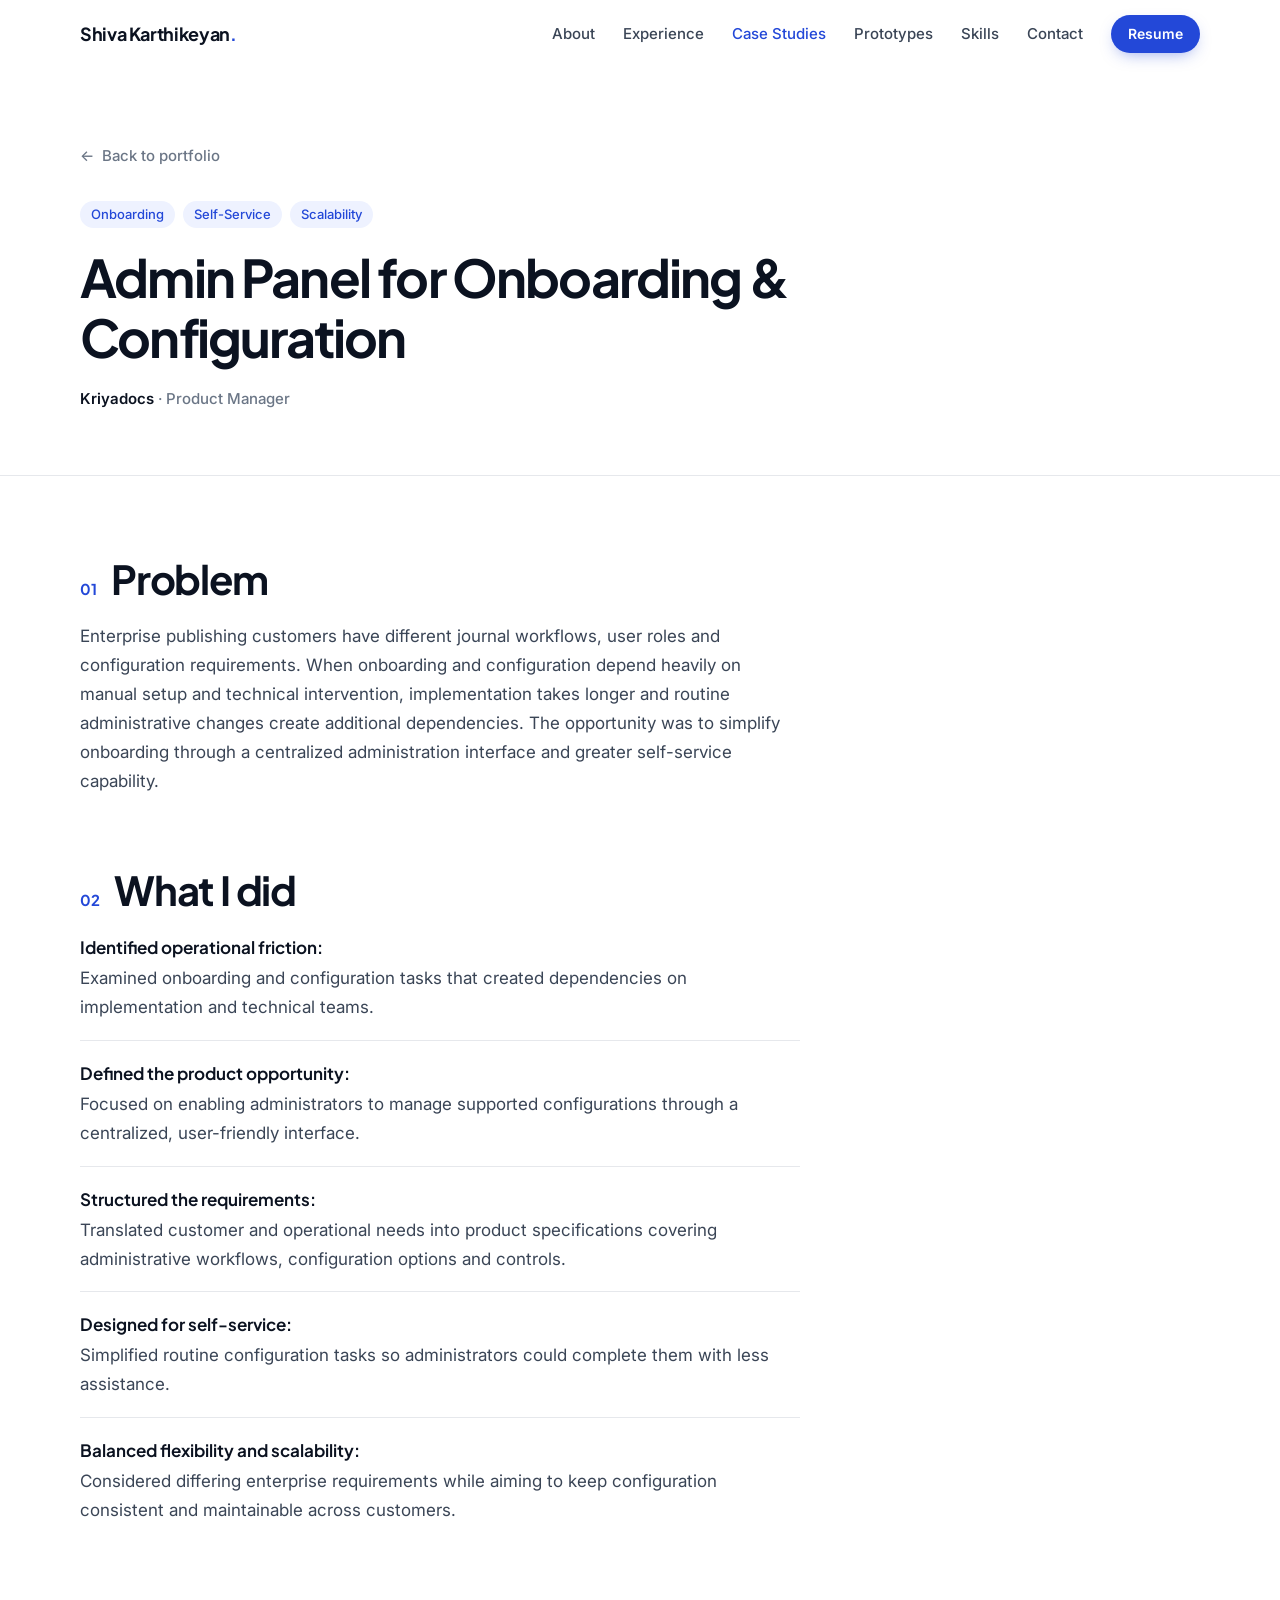
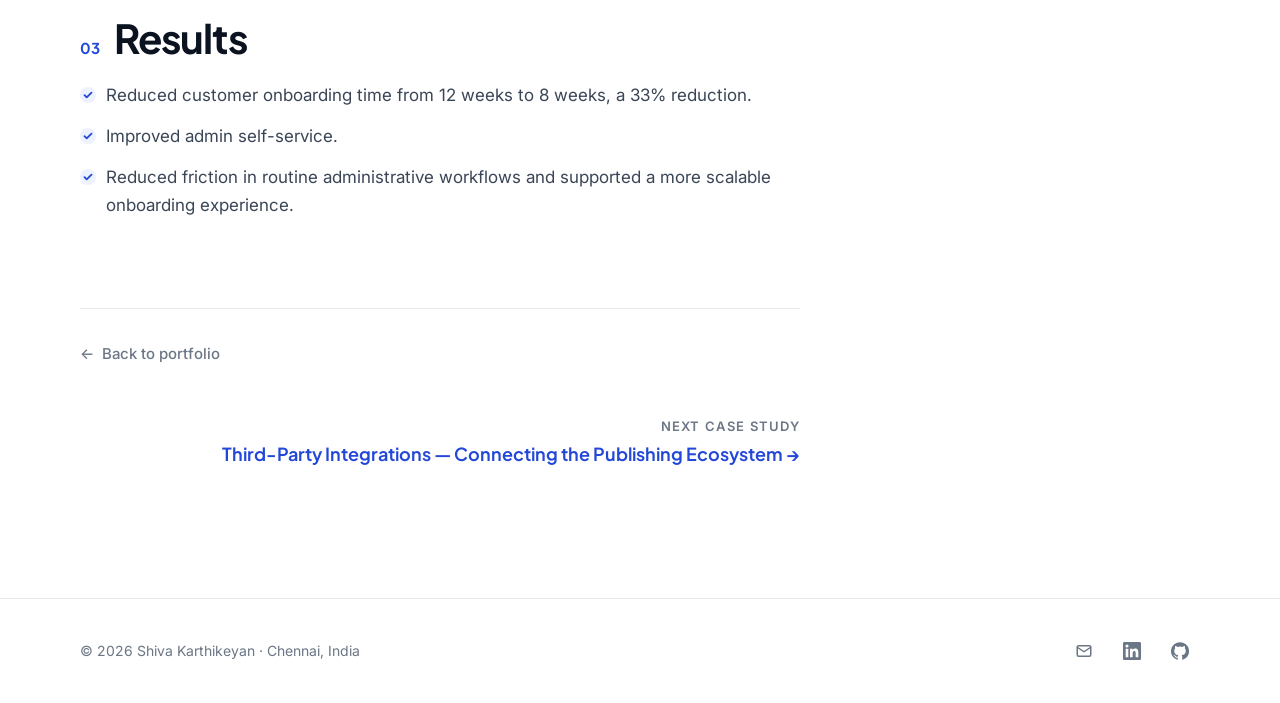
<file: case-studies/self-service-admin-panel.html>
<!DOCTYPE html>
<html lang="en">
<head>
  <meta charset="UTF-8">
  <meta name="viewport" content="width=device-width, initial-scale=1">
  <title>Admin Panel for Onboarding &amp; Configuration — Shiva Karthikeyan</title>
  <meta name="description" content="Replaced manual, engineering-dependent setup with a centralized admin panel, cutting onboarding from 12 weeks to 8.">
  <meta property="og:type" content="article">
  <meta property="og:title" content="Admin Panel for Onboarding &amp; Configuration — Shiva Karthikeyan">
  <meta property="og:description" content="Replaced manual, engineering-dependent setup with a centralized admin panel, cutting onboarding from 12 weeks to 8.">
  <meta name="theme-color" content="#ffffff">
  <link rel="icon" href="data:image/svg+xml,%3Csvg xmlns='http://www.w3.org/2000/svg' viewBox='0 0 64 64'%3E%3Crect width='64' height='64' rx='14' fill='%232348d8'/%3E%3Ctext x='32' y='42' font-family='Arial,sans-serif' font-size='28' font-weight='700' fill='white' text-anchor='middle'%3ESK%3C/text%3E%3C/svg%3E">
  <link rel="preconnect" href="https://fonts.googleapis.com">
  <link rel="preconnect" href="https://fonts.gstatic.com" crossorigin>
  <link href="https://fonts.googleapis.com/css2?family=Inter:wght@400..700&family=Plus+Jakarta+Sans:wght@500..800&display=swap" rel="stylesheet">
  <link rel="stylesheet" href="../styles.css">
  <script>document.documentElement.classList.add("js");</script>
</head>
<body>
  <a class="skip-link" href="#main">Skip to content</a>

  <header class="site-header">
    <nav class="nav container" aria-label="Primary">
      <a class="brand" href="../index.html">Shiva Karthikeyan<span>.</span></a>
      <button class="nav-toggle" type="button" aria-expanded="false" aria-controls="nav-links" aria-label="Toggle menu">
        <span></span><span></span><span></span>
      </button>
      <ul class="nav-links" id="nav-links">
        <li><a href="../index.html#about">About</a></li>
        <li><a href="../index.html#experience">Experience</a></li>
        <li><a class="is-active" href="../index.html#case-studies">Case Studies</a></li>
        <li><a href="../index.html#prototypes">Prototypes</a></li>
        <li><a href="../index.html#skills">Skills</a></li>
        <li><a href="../index.html#contact">Contact</a></li>
        <li><a class="btn btn--primary btn--sm" href="../assets/resume.pdf" download="Shiva-Karthikeyan-Resume.pdf">Resume</a></li>
      </ul>
    </nav>
  </header>

  <main id="main">
    <header class="cs-hero">
      <div class="container">
        <div class="cs-hero-inner">
          <a class="back-link" href="../index.html#case-studies"><span class="arrow" aria-hidden="true">←</span> Back to portfolio</a>
          <ul class="tags">
            <li class="tag">Onboarding</li><li class="tag">Self-Service</li><li class="tag">Scalability</li>
          </ul>
          <h1>Admin Panel for Onboarding &amp; Configuration</h1>
          <p class="cs-meta"><strong>Kriyadocs</strong> · Product Manager</p>
        </div>
      </div>
    </header>

    <div class="container">
      <article class="cs-body">
        <section class="cs-section reveal" aria-labelledby="problem">
          <div class="cs-section-head"><span class="cs-num">01</span><h2 id="problem">Problem</h2></div>
          <p>Enterprise publishing customers have different journal workflows, user roles and configuration requirements. When onboarding and configuration depend heavily on manual setup and technical intervention, implementation takes longer and routine administrative changes create additional dependencies. The opportunity was to simplify onboarding through a centralized administration interface and greater self-service capability.</p>
        </section>

        <section class="cs-section reveal" aria-labelledby="what-i-did">
          <div class="cs-section-head"><span class="cs-num">02</span><h2 id="what-i-did">What I did</h2></div>
          <ul class="steps">
            <li><strong>Identified operational friction:</strong> Examined onboarding and configuration tasks that created dependencies on implementation and technical teams.</li>
            <li><strong>Defined the product opportunity:</strong> Focused on enabling administrators to manage supported configurations through a centralized, user-friendly interface.</li>
            <li><strong>Structured the requirements:</strong> Translated customer and operational needs into product specifications covering administrative workflows, configuration options and controls.</li>
            <li><strong>Designed for self-service:</strong> Simplified routine configuration tasks so administrators could complete them with less assistance.</li>
            <li><strong>Balanced flexibility and scalability:</strong> Considered differing enterprise requirements while aiming to keep configuration consistent and maintainable across customers.</li>
          </ul>
        </section>

        <section class="cs-section reveal" aria-labelledby="results">
          <div class="cs-section-head"><span class="cs-num">03</span><h2 id="results">Results</h2></div>
          <ul class="card-results">
            <li>Reduced customer onboarding time from 12 weeks to 8 weeks, a 33% reduction.</li>
            <li>Improved admin self-service.</li>
            <li>Reduced friction in routine administrative workflows and supported a more scalable onboarding experience.</li>
          </ul>
        </section>

        <nav class="cs-footer-nav" aria-label="Case study navigation">
          <a class="back-link" href="../index.html#case-studies"><span class="arrow" aria-hidden="true">←</span> Back to portfolio</a>
          <a class="next-link" href="third-party-integrations.html"><small>Next case study</small><span>Third-Party Integrations — Connecting the Publishing Ecosystem <span class="arrow" aria-hidden="true">→</span></span></a>
        </nav>
      </article>
    </div>
  </main>

  <footer class="site-footer">
    <div class="container footer-inner">
      <p>© <span data-year>2026</span> Shiva Karthikeyan · Chennai, India</p>
      <ul class="footer-links">
        <li><a href="mailto:shivakay6@gmail.com" aria-label="Email"><svg viewBox="0 0 24 24" fill="none" stroke="currentColor" stroke-width="2" stroke-linecap="round" stroke-linejoin="round" aria-hidden="true"><rect x="3" y="5" width="18" height="14" rx="2"/><path d="M3 7l9 6 9-6"/></svg></a></li>
        <li><a href="https://linkedin.com/in/shiva-karthikeyan-899348120" target="_blank" rel="noopener" aria-label="LinkedIn"><svg viewBox="0 0 24 24" fill="currentColor" aria-hidden="true"><path d="M20.45 20.45h-3.56v-5.57c0-1.33-.02-3.04-1.85-3.04-1.85 0-2.14 1.45-2.14 2.94v5.67H9.34V9h3.42v1.56h.05c.48-.9 1.64-1.85 3.37-1.85 3.6 0 4.27 2.37 4.27 5.46v6.28zM5.34 7.43a2.06 2.06 0 1 1 0-4.13 2.06 2.06 0 0 1 0 4.13zM7.12 20.45H3.56V9h3.56v11.45zM22.22 0H1.77C.79 0 0 .77 0 1.73v20.54C0 23.23.79 24 1.77 24h20.45c.98 0 1.78-.77 1.78-1.73V1.73C24 .77 23.2 0 22.22 0z"/></svg></a></li>
        <li><a href="https://github.com/shivakay6" target="_blank" rel="noopener" aria-label="GitHub"><svg viewBox="0 0 24 24" fill="currentColor" aria-hidden="true"><path d="M12 .3a12 12 0 0 0-3.8 23.38c.6.12.82-.26.82-.57v-2.2c-3.34.73-4.04-1.42-4.04-1.42-.55-1.4-1.34-1.77-1.34-1.77-1.08-.74.09-.73.09-.73 1.2.09 1.83 1.24 1.83 1.24 1.07 1.83 2.8 1.3 3.49 1 .1-.78.42-1.3.76-1.6-2.67-.3-5.47-1.33-5.47-5.93 0-1.31.47-2.38 1.24-3.22-.14-.3-.54-1.52.1-3.18 0 0 1-.32 3.3 1.23a11.5 11.5 0 0 1 6 0c2.28-1.55 3.29-1.23 3.29-1.23.64 1.66.24 2.88.12 3.18a4.65 4.65 0 0 1 1.23 3.22c0 4.61-2.8 5.63-5.48 5.92.42.36.81 1.1.81 2.22v3.29c0 .32.21.7.82.58A12 12 0 0 0 12 .3z"/></svg></a></li>
      </ul>
    </div>
  </footer>

  <script src="../script.js"></script>
</body>
</html>
</file>
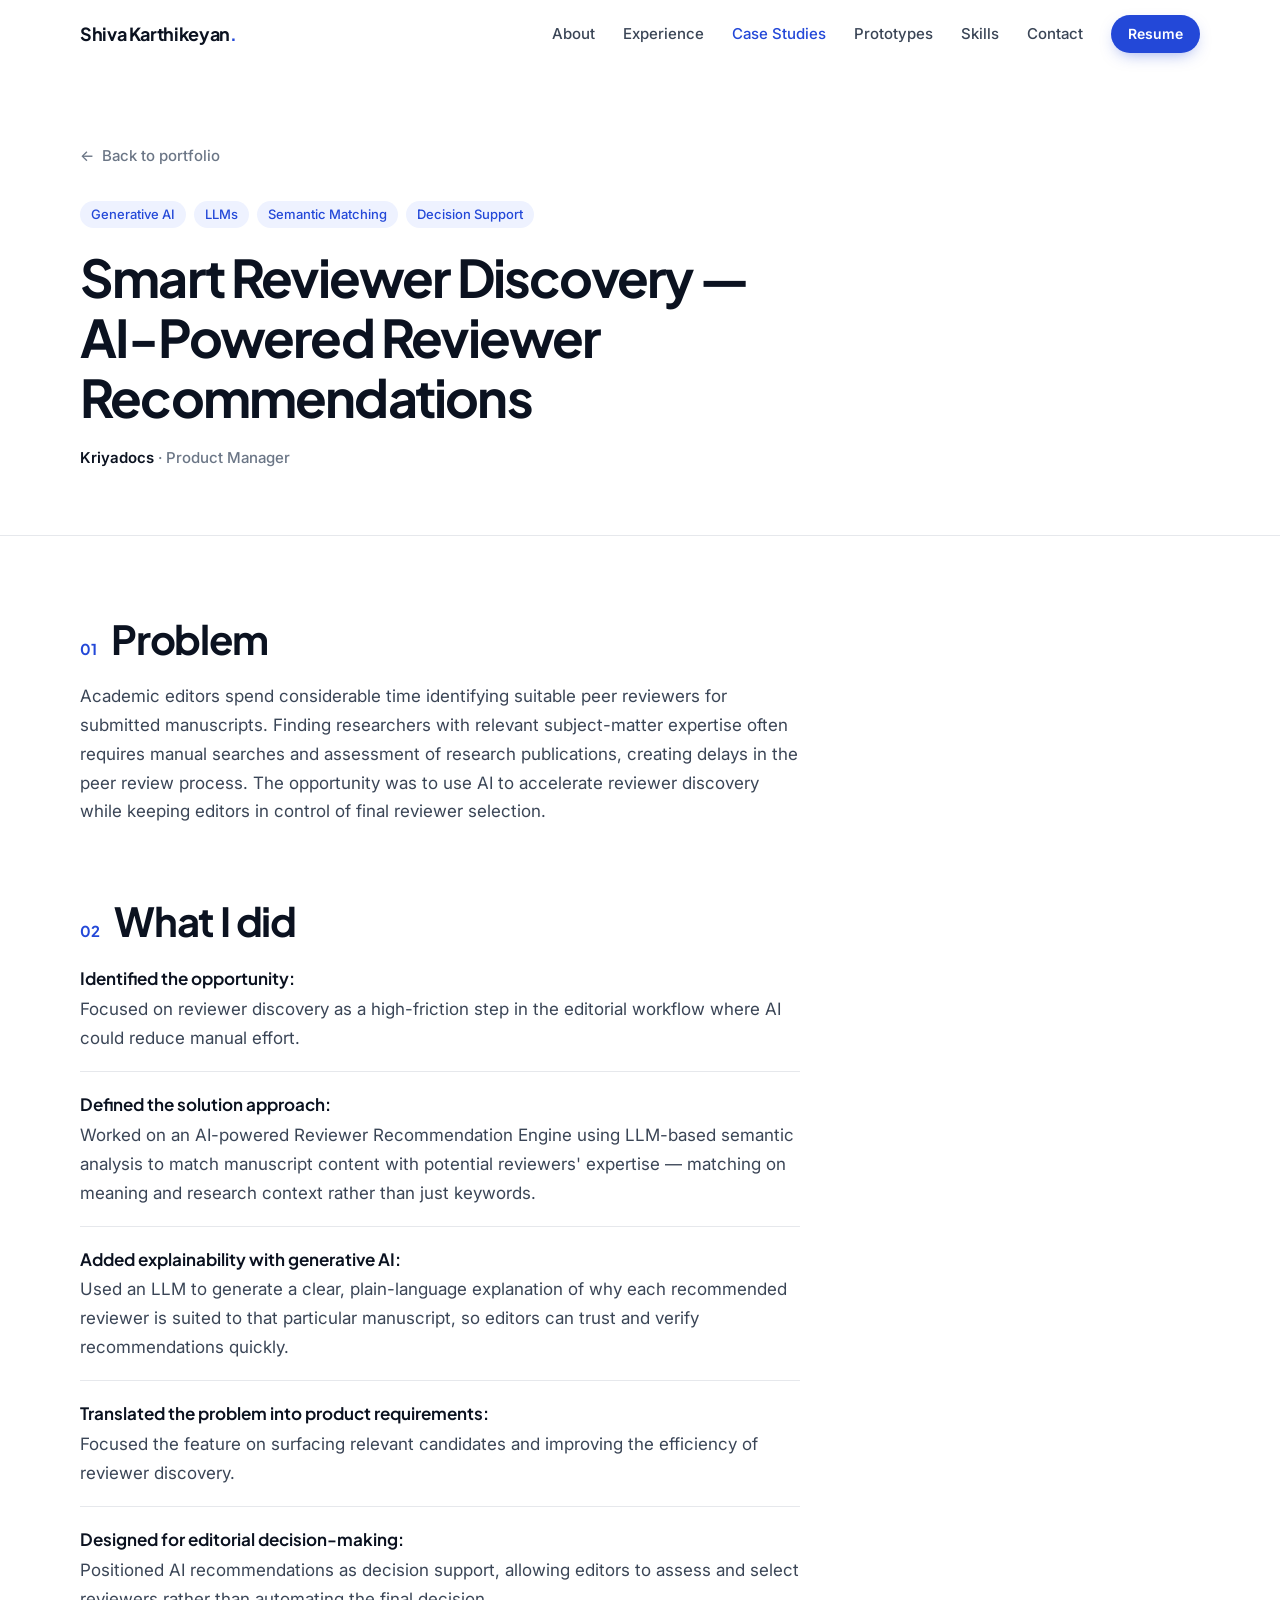
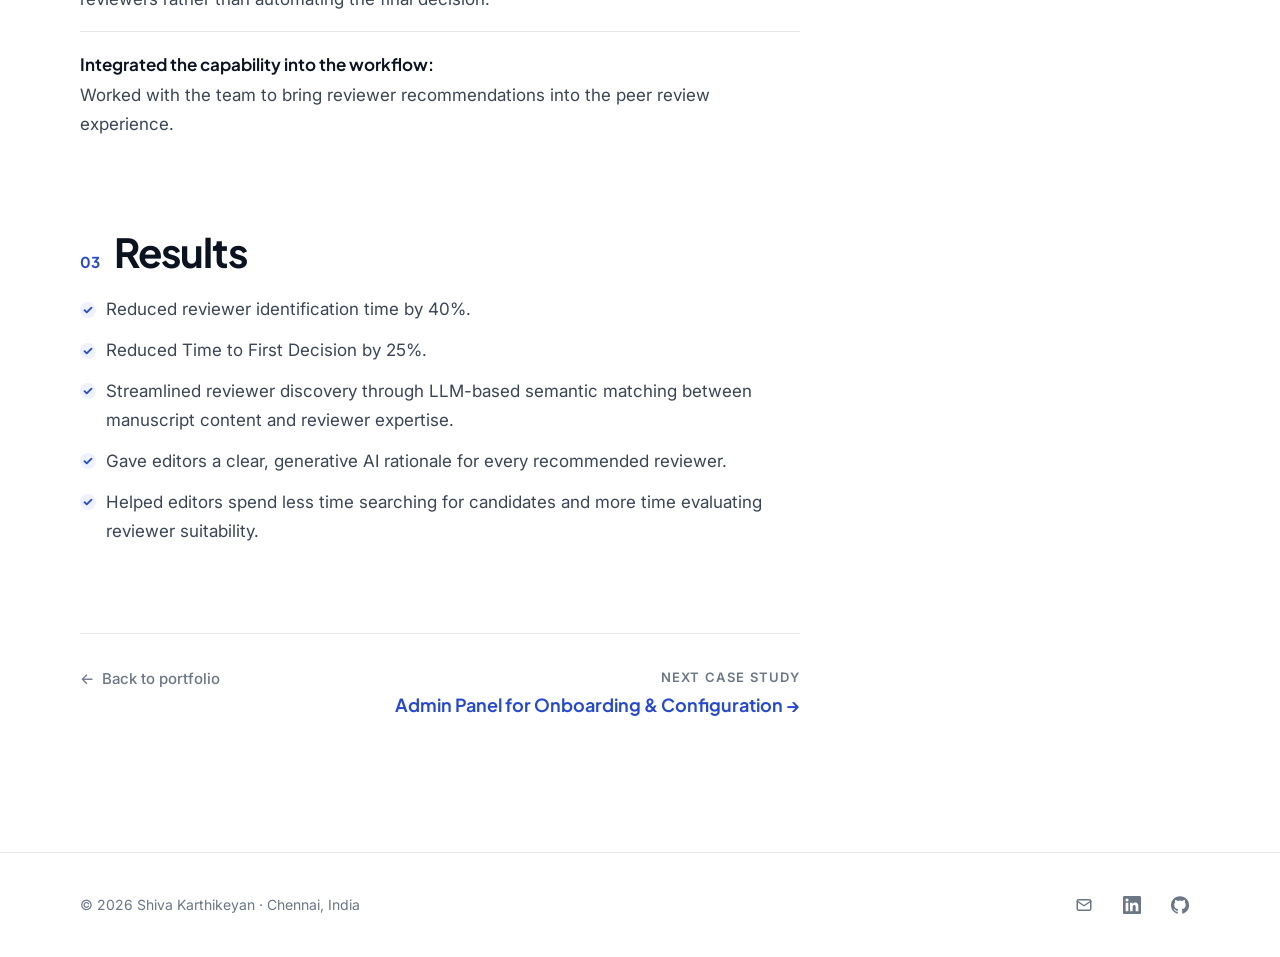
<file: case-studies/smart-reviewer-discovery.html>
<!DOCTYPE html>
<html lang="en">
<head>
  <meta charset="UTF-8">
  <meta name="viewport" content="width=device-width, initial-scale=1">
  <title>Smart Reviewer Discovery — AI-Powered Reviewer Recommendations — Shiva Karthikeyan</title>
  <meta name="description" content="Used LLM-based semantic matching to pair manuscripts with the right peer reviewers — and generative AI to explain why each reviewer fits — so editors find reviewers faster while staying in control.">
  <meta property="og:type" content="article">
  <meta property="og:title" content="Smart Reviewer Discovery — AI-Powered Reviewer Recommendations — Shiva Karthikeyan">
  <meta property="og:description" content="Used LLM-based semantic matching to pair manuscripts with the right peer reviewers — and generative AI to explain why each reviewer fits — so editors find reviewers faster while staying in control.">
  <meta name="theme-color" content="#ffffff">
  <link rel="icon" href="data:image/svg+xml,%3Csvg xmlns='http://www.w3.org/2000/svg' viewBox='0 0 64 64'%3E%3Crect width='64' height='64' rx='14' fill='%232348d8'/%3E%3Ctext x='32' y='42' font-family='Arial,sans-serif' font-size='28' font-weight='700' fill='white' text-anchor='middle'%3ESK%3C/text%3E%3C/svg%3E">
  <link rel="preconnect" href="https://fonts.googleapis.com">
  <link rel="preconnect" href="https://fonts.gstatic.com" crossorigin>
  <link href="https://fonts.googleapis.com/css2?family=Inter:wght@400..700&family=Plus+Jakarta+Sans:wght@500..800&display=swap" rel="stylesheet">
  <link rel="stylesheet" href="../styles.css">
  <script>document.documentElement.classList.add("js");</script>
</head>
<body>
  <a class="skip-link" href="#main">Skip to content</a>

  <header class="site-header">
    <nav class="nav container" aria-label="Primary">
      <a class="brand" href="../index.html">Shiva Karthikeyan<span>.</span></a>
      <button class="nav-toggle" type="button" aria-expanded="false" aria-controls="nav-links" aria-label="Toggle menu">
        <span></span><span></span><span></span>
      </button>
      <ul class="nav-links" id="nav-links">
        <li><a href="../index.html#about">About</a></li>
        <li><a href="../index.html#experience">Experience</a></li>
        <li><a class="is-active" href="../index.html#case-studies">Case Studies</a></li>
        <li><a href="../index.html#prototypes">Prototypes</a></li>
        <li><a href="../index.html#skills">Skills</a></li>
        <li><a href="../index.html#contact">Contact</a></li>
        <li><a class="btn btn--primary btn--sm" href="../assets/resume.pdf" download="Shiva-Karthikeyan-Resume.pdf">Resume</a></li>
      </ul>
    </nav>
  </header>

  <main id="main">
    <header class="cs-hero">
      <div class="container">
        <div class="cs-hero-inner">
          <a class="back-link" href="../index.html#case-studies"><span class="arrow" aria-hidden="true">←</span> Back to portfolio</a>
          <ul class="tags">
            <li class="tag">Generative AI</li><li class="tag">LLMs</li><li class="tag">Semantic Matching</li><li class="tag">Decision Support</li>
          </ul>
          <h1>Smart Reviewer Discovery — AI-Powered Reviewer Recommendations</h1>
          <p class="cs-meta"><strong>Kriyadocs</strong> · Product Manager</p>
        </div>
      </div>
    </header>

    <div class="container">
      <article class="cs-body">
        <section class="cs-section reveal" aria-labelledby="problem">
          <div class="cs-section-head"><span class="cs-num">01</span><h2 id="problem">Problem</h2></div>
          <p>Academic editors spend considerable time identifying suitable peer reviewers for submitted manuscripts. Finding researchers with relevant subject-matter expertise often requires manual searches and assessment of research publications, creating delays in the peer review process. The opportunity was to use AI to accelerate reviewer discovery while keeping editors in control of final reviewer selection.</p>
        </section>

        <section class="cs-section reveal" aria-labelledby="what-i-did">
          <div class="cs-section-head"><span class="cs-num">02</span><h2 id="what-i-did">What I did</h2></div>
          <ul class="steps">
            <li><strong>Identified the opportunity:</strong> Focused on reviewer discovery as a high-friction step in the editorial workflow where AI could reduce manual effort.</li>
            <li><strong>Defined the solution approach:</strong> Worked on an AI-powered Reviewer Recommendation Engine using LLM-based semantic analysis to match manuscript content with potential reviewers' expertise — matching on meaning and research context rather than just keywords.</li>
            <li><strong>Added explainability with generative AI:</strong> Used an LLM to generate a clear, plain-language explanation of why each recommended reviewer is suited to that particular manuscript, so editors can trust and verify recommendations quickly.</li>
            <li><strong>Translated the problem into product requirements:</strong> Focused the feature on surfacing relevant candidates and improving the efficiency of reviewer discovery.</li>
            <li><strong>Designed for editorial decision-making:</strong> Positioned AI recommendations as decision support, allowing editors to assess and select reviewers rather than automating the final decision.</li>
            <li><strong>Integrated the capability into the workflow:</strong> Worked with the team to bring reviewer recommendations into the peer review experience.</li>
          </ul>
        </section>

        <section class="cs-section reveal" aria-labelledby="results">
          <div class="cs-section-head"><span class="cs-num">03</span><h2 id="results">Results</h2></div>
          <ul class="card-results">
            <li>Reduced reviewer identification time by 40%.</li>
            <li>Reduced Time to First Decision by 25%.</li>
            <li>Streamlined reviewer discovery through LLM-based semantic matching between manuscript content and reviewer expertise.</li>
            <li>Gave editors a clear, generative AI rationale for every recommended reviewer.</li>
            <li>Helped editors spend less time searching for candidates and more time evaluating reviewer suitability.</li>
          </ul>
        </section>

        <nav class="cs-footer-nav" aria-label="Case study navigation">
          <a class="back-link" href="../index.html#case-studies"><span class="arrow" aria-hidden="true">←</span> Back to portfolio</a>
          <a class="next-link" href="self-service-admin-panel.html"><small>Next case study</small><span>Admin Panel for Onboarding &amp; Configuration <span class="arrow" aria-hidden="true">→</span></span></a>
        </nav>
      </article>
    </div>
  </main>

  <footer class="site-footer">
    <div class="container footer-inner">
      <p>© <span data-year>2026</span> Shiva Karthikeyan · Chennai, India</p>
      <ul class="footer-links">
        <li><a href="mailto:shivakay6@gmail.com" aria-label="Email"><svg viewBox="0 0 24 24" fill="none" stroke="currentColor" stroke-width="2" stroke-linecap="round" stroke-linejoin="round" aria-hidden="true"><rect x="3" y="5" width="18" height="14" rx="2"/><path d="M3 7l9 6 9-6"/></svg></a></li>
        <li><a href="https://linkedin.com/in/shiva-karthikeyan-899348120" target="_blank" rel="noopener" aria-label="LinkedIn"><svg viewBox="0 0 24 24" fill="currentColor" aria-hidden="true"><path d="M20.45 20.45h-3.56v-5.57c0-1.33-.02-3.04-1.85-3.04-1.85 0-2.14 1.45-2.14 2.94v5.67H9.34V9h3.42v1.56h.05c.48-.9 1.64-1.85 3.37-1.85 3.6 0 4.27 2.37 4.27 5.46v6.28zM5.34 7.43a2.06 2.06 0 1 1 0-4.13 2.06 2.06 0 0 1 0 4.13zM7.12 20.45H3.56V9h3.56v11.45zM22.22 0H1.77C.79 0 0 .77 0 1.73v20.54C0 23.23.79 24 1.77 24h20.45c.98 0 1.78-.77 1.78-1.73V1.73C24 .77 23.2 0 22.22 0z"/></svg></a></li>
        <li><a href="https://github.com/shivakay6" target="_blank" rel="noopener" aria-label="GitHub"><svg viewBox="0 0 24 24" fill="currentColor" aria-hidden="true"><path d="M12 .3a12 12 0 0 0-3.8 23.38c.6.12.82-.26.82-.57v-2.2c-3.34.73-4.04-1.42-4.04-1.42-.55-1.4-1.34-1.77-1.34-1.77-1.08-.74.09-.73.09-.73 1.2.09 1.83 1.24 1.83 1.24 1.07 1.83 2.8 1.3 3.49 1 .1-.78.42-1.3.76-1.6-2.67-.3-5.47-1.33-5.47-5.93 0-1.31.47-2.38 1.24-3.22-.14-.3-.54-1.52.1-3.18 0 0 1-.32 3.3 1.23a11.5 11.5 0 0 1 6 0c2.28-1.55 3.29-1.23 3.29-1.23.64 1.66.24 2.88.12 3.18a4.65 4.65 0 0 1 1.23 3.22c0 4.61-2.8 5.63-5.48 5.92.42.36.81 1.1.81 2.22v3.29c0 .32.21.7.82.58A12 12 0 0 0 12 .3z"/></svg></a></li>
      </ul>
    </div>
  </footer>

  <script src="../script.js"></script>
</body>
</html>
</file>
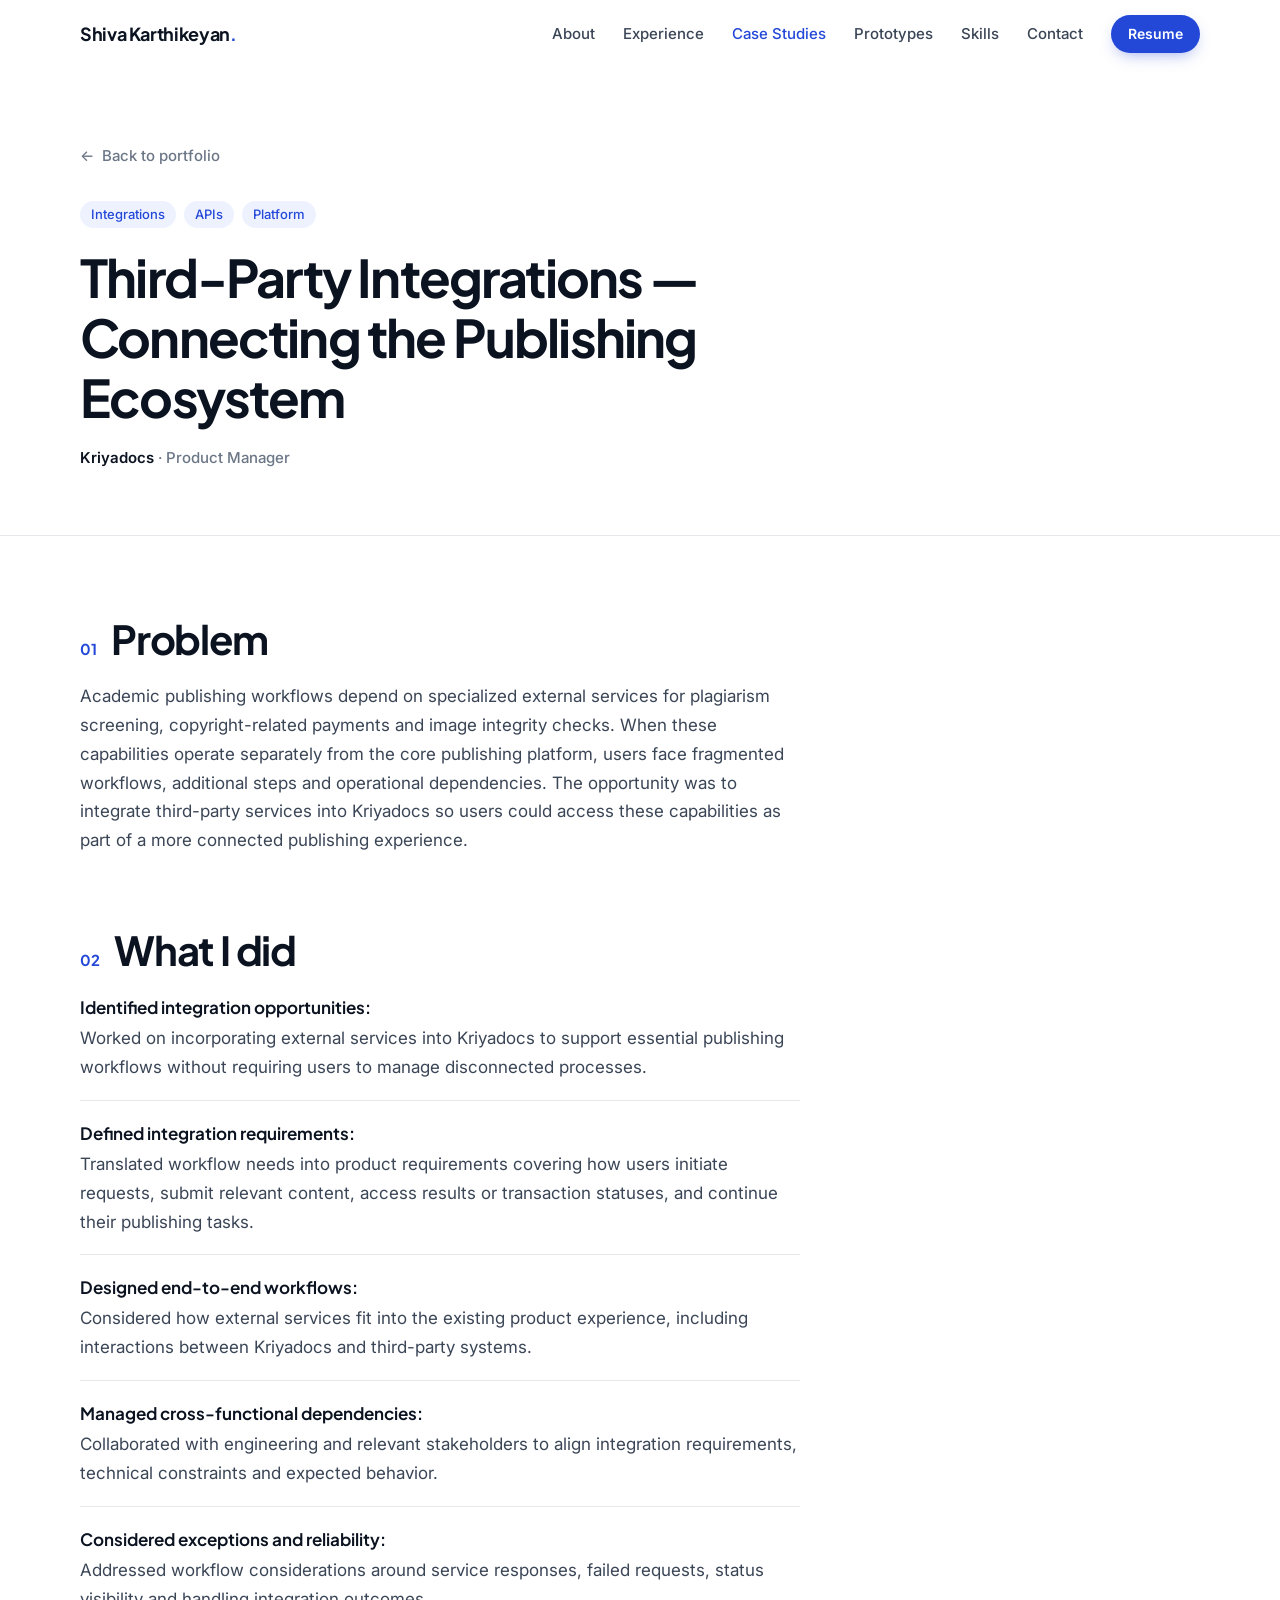
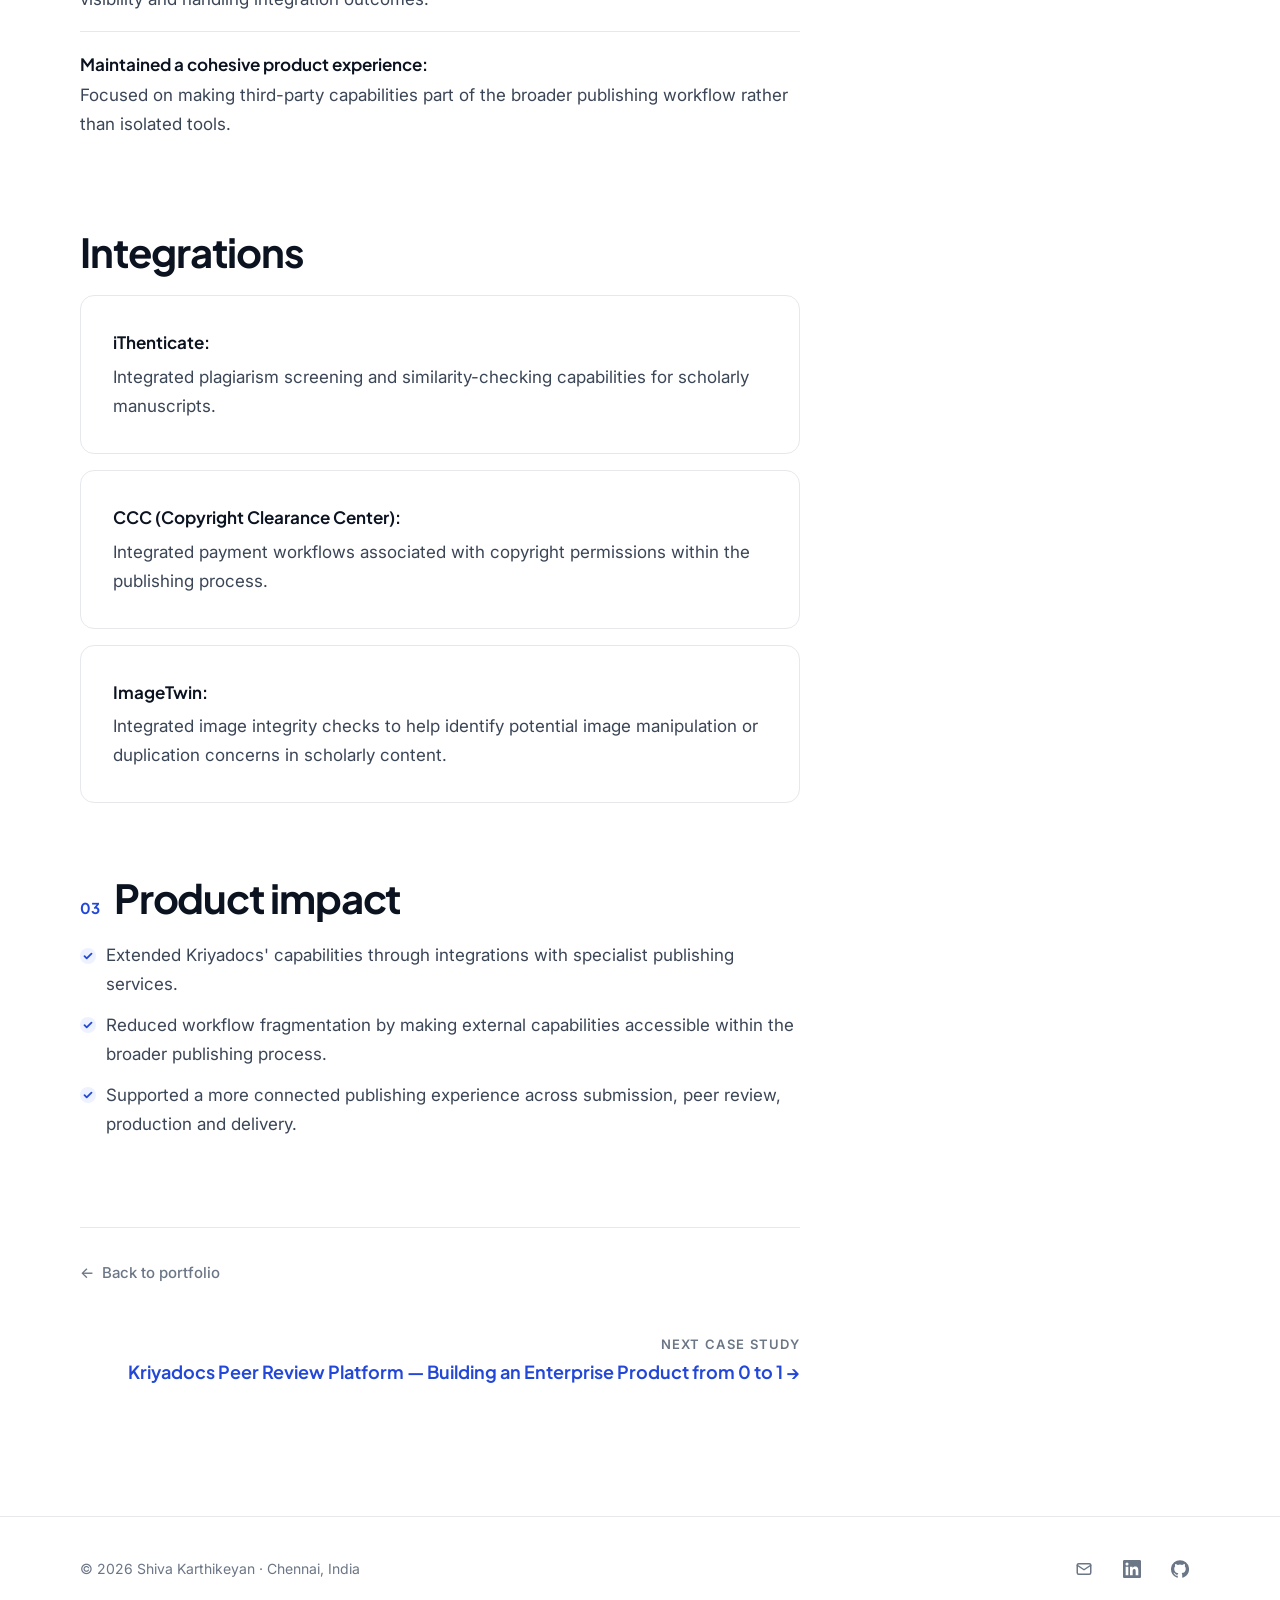
<file: case-studies/third-party-integrations.html>
<!DOCTYPE html>
<html lang="en">
<head>
  <meta charset="UTF-8">
  <meta name="viewport" content="width=device-width, initial-scale=1">
  <title>Third-Party Integrations — Connecting the Publishing Ecosystem — Shiva Karthikeyan</title>
  <meta name="description" content="Brought plagiarism screening, copyright payments and image integrity checks inside the platform instead of separate tools.">
  <meta property="og:type" content="article">
  <meta property="og:title" content="Third-Party Integrations — Connecting the Publishing Ecosystem — Shiva Karthikeyan">
  <meta property="og:description" content="Brought plagiarism screening, copyright payments and image integrity checks inside the platform instead of separate tools.">
  <meta name="theme-color" content="#ffffff">
  <link rel="icon" href="data:image/svg+xml,%3Csvg xmlns='http://www.w3.org/2000/svg' viewBox='0 0 64 64'%3E%3Crect width='64' height='64' rx='14' fill='%232348d8'/%3E%3Ctext x='32' y='42' font-family='Arial,sans-serif' font-size='28' font-weight='700' fill='white' text-anchor='middle'%3ESK%3C/text%3E%3C/svg%3E">
  <link rel="preconnect" href="https://fonts.googleapis.com">
  <link rel="preconnect" href="https://fonts.gstatic.com" crossorigin>
  <link href="https://fonts.googleapis.com/css2?family=Inter:wght@400..700&family=Plus+Jakarta+Sans:wght@500..800&display=swap" rel="stylesheet">
  <link rel="stylesheet" href="../styles.css">
  <script>document.documentElement.classList.add("js");</script>
</head>
<body>
  <a class="skip-link" href="#main">Skip to content</a>

  <header class="site-header">
    <nav class="nav container" aria-label="Primary">
      <a class="brand" href="../index.html">Shiva Karthikeyan<span>.</span></a>
      <button class="nav-toggle" type="button" aria-expanded="false" aria-controls="nav-links" aria-label="Toggle menu">
        <span></span><span></span><span></span>
      </button>
      <ul class="nav-links" id="nav-links">
        <li><a href="../index.html#about">About</a></li>
        <li><a href="../index.html#experience">Experience</a></li>
        <li><a class="is-active" href="../index.html#case-studies">Case Studies</a></li>
        <li><a href="../index.html#prototypes">Prototypes</a></li>
        <li><a href="../index.html#skills">Skills</a></li>
        <li><a href="../index.html#contact">Contact</a></li>
        <li><a class="btn btn--primary btn--sm" href="../assets/resume.pdf" download="Shiva-Karthikeyan-Resume.pdf">Resume</a></li>
      </ul>
    </nav>
  </header>

  <main id="main">
    <header class="cs-hero">
      <div class="container">
        <div class="cs-hero-inner">
          <a class="back-link" href="../index.html#case-studies"><span class="arrow" aria-hidden="true">←</span> Back to portfolio</a>
          <ul class="tags">
            <li class="tag">Integrations</li><li class="tag">APIs</li><li class="tag">Platform</li>
          </ul>
          <h1>Third-Party Integrations — Connecting the Publishing Ecosystem</h1>
          <p class="cs-meta"><strong>Kriyadocs</strong> · Product Manager</p>
        </div>
      </div>
    </header>

    <div class="container">
      <article class="cs-body">
        <section class="cs-section reveal" aria-labelledby="problem">
          <div class="cs-section-head"><span class="cs-num">01</span><h2 id="problem">Problem</h2></div>
          <p>Academic publishing workflows depend on specialized external services for plagiarism screening, copyright-related payments and image integrity checks. When these capabilities operate separately from the core publishing platform, users face fragmented workflows, additional steps and operational dependencies. The opportunity was to integrate third-party services into Kriyadocs so users could access these capabilities as part of a more connected publishing experience.</p>
        </section>

        <section class="cs-section reveal" aria-labelledby="what-i-did">
          <div class="cs-section-head"><span class="cs-num">02</span><h2 id="what-i-did">What I did</h2></div>
          <ul class="steps">
            <li><strong>Identified integration opportunities:</strong> Worked on incorporating external services into Kriyadocs to support essential publishing workflows without requiring users to manage disconnected processes.</li>
            <li><strong>Defined integration requirements:</strong> Translated workflow needs into product requirements covering how users initiate requests, submit relevant content, access results or transaction statuses, and continue their publishing tasks.</li>
            <li><strong>Designed end-to-end workflows:</strong> Considered how external services fit into the existing product experience, including interactions between Kriyadocs and third-party systems.</li>
            <li><strong>Managed cross-functional dependencies:</strong> Collaborated with engineering and relevant stakeholders to align integration requirements, technical constraints and expected behavior.</li>
            <li><strong>Considered exceptions and reliability:</strong> Addressed workflow considerations around service responses, failed requests, status visibility and handling integration outcomes.</li>
            <li><strong>Maintained a cohesive product experience:</strong> Focused on making third-party capabilities part of the broader publishing workflow rather than isolated tools.</li>
          </ul>
        </section>

        <section class="cs-section reveal" aria-labelledby="integrations">
          <div class="cs-section-head"><h2 id="integrations">Integrations</h2></div>
          <ul class="integrations">
            <li class="card"><strong>iThenticate:</strong> Integrated plagiarism screening and similarity-checking capabilities for scholarly manuscripts.</li>
            <li class="card"><strong>CCC (Copyright Clearance Center):</strong> Integrated payment workflows associated with copyright permissions within the publishing process.</li>
            <li class="card"><strong>ImageTwin:</strong> Integrated image integrity checks to help identify potential image manipulation or duplication concerns in scholarly content.</li>
          </ul>
        </section>

        <section class="cs-section reveal" aria-labelledby="results">
          <div class="cs-section-head"><span class="cs-num">03</span><h2 id="results">Product impact</h2></div>
          <ul class="card-results">
            <li>Extended Kriyadocs' capabilities through integrations with specialist publishing services.</li>
            <li>Reduced workflow fragmentation by making external capabilities accessible within the broader publishing process.</li>
            <li>Supported a more connected publishing experience across submission, peer review, production and delivery.</li>
          </ul>
        </section>

        <nav class="cs-footer-nav" aria-label="Case study navigation">
          <a class="back-link" href="../index.html#case-studies"><span class="arrow" aria-hidden="true">←</span> Back to portfolio</a>
          <a class="next-link" href="peer-review-platform.html"><small>Next case study</small><span>Kriyadocs Peer Review Platform — Building an Enterprise Product from 0 to 1 <span class="arrow" aria-hidden="true">→</span></span></a>
        </nav>
      </article>
    </div>
  </main>

  <footer class="site-footer">
    <div class="container footer-inner">
      <p>© <span data-year>2026</span> Shiva Karthikeyan · Chennai, India</p>
      <ul class="footer-links">
        <li><a href="mailto:shivakay6@gmail.com" aria-label="Email"><svg viewBox="0 0 24 24" fill="none" stroke="currentColor" stroke-width="2" stroke-linecap="round" stroke-linejoin="round" aria-hidden="true"><rect x="3" y="5" width="18" height="14" rx="2"/><path d="M3 7l9 6 9-6"/></svg></a></li>
        <li><a href="https://linkedin.com/in/shiva-karthikeyan-899348120" target="_blank" rel="noopener" aria-label="LinkedIn"><svg viewBox="0 0 24 24" fill="currentColor" aria-hidden="true"><path d="M20.45 20.45h-3.56v-5.57c0-1.33-.02-3.04-1.85-3.04-1.85 0-2.14 1.45-2.14 2.94v5.67H9.34V9h3.42v1.56h.05c.48-.9 1.64-1.85 3.37-1.85 3.6 0 4.27 2.37 4.27 5.46v6.28zM5.34 7.43a2.06 2.06 0 1 1 0-4.13 2.06 2.06 0 0 1 0 4.13zM7.12 20.45H3.56V9h3.56v11.45zM22.22 0H1.77C.79 0 0 .77 0 1.73v20.54C0 23.23.79 24 1.77 24h20.45c.98 0 1.78-.77 1.78-1.73V1.73C24 .77 23.2 0 22.22 0z"/></svg></a></li>
        <li><a href="https://github.com/shivakay6" target="_blank" rel="noopener" aria-label="GitHub"><svg viewBox="0 0 24 24" fill="currentColor" aria-hidden="true"><path d="M12 .3a12 12 0 0 0-3.8 23.38c.6.12.82-.26.82-.57v-2.2c-3.34.73-4.04-1.42-4.04-1.42-.55-1.4-1.34-1.77-1.34-1.77-1.08-.74.09-.73.09-.73 1.2.09 1.83 1.24 1.83 1.24 1.07 1.83 2.8 1.3 3.49 1 .1-.78.42-1.3.76-1.6-2.67-.3-5.47-1.33-5.47-5.93 0-1.31.47-2.38 1.24-3.22-.14-.3-.54-1.52.1-3.18 0 0 1-.32 3.3 1.23a11.5 11.5 0 0 1 6 0c2.28-1.55 3.29-1.23 3.29-1.23.64 1.66.24 2.88.12 3.18a4.65 4.65 0 0 1 1.23 3.22c0 4.61-2.8 5.63-5.48 5.92.42.36.81 1.1.81 2.22v3.29c0 .32.21.7.82.58A12 12 0 0 0 12 .3z"/></svg></a></li>
      </ul>
    </div>
  </footer>

  <script src="../script.js"></script>
</body>
</html>
</file>
<file: styles.css>
/* ==========================================================================
   Shiva Karthikeyan — Portfolio
   One shared stylesheet for index.html and case-studies/*.html
   ========================================================================== */

/* ---------- Tokens ---------- */
:root {
  --bg: #ffffff;
  --bg-alt: #f7f8fa;
  --ink: #0b1220;
  --text: #3a4556;
  --muted: #6b7686;
  --line: #e6e8ec;

  --accent: #2348d8;
  --accent-hover: #1a37ae;
  --accent-tint: #eef2ff;
  --live: #16a34a;

  --font-head: "Plus Jakarta Sans", system-ui, -apple-system, "Segoe UI", sans-serif;
  --font-body: "Inter", system-ui, -apple-system, "Segoe UI", sans-serif;

  --container: 1120px;
  --reading: 720px;
  --gutter: clamp(16px, 4vw, 32px);
  --section-y: clamp(72px, 10vw, 128px);
  --nav-h: 68px;

  --radius: 14px;
  --radius-sm: 8px;
  --shadow-sm: 0 1px 2px rgba(11, 18, 32, 0.04);
  --shadow-md: 0 12px 32px -12px rgba(11, 18, 32, 0.16);
  --ease: cubic-bezier(0.2, 0.7, 0.2, 1);
}

/* ---------- Base ---------- */
*,
*::before,
*::after {
  box-sizing: border-box;
}

html {
  scroll-behavior: smooth;
  scroll-padding-top: calc(var(--nav-h) + 16px);
  -webkit-text-size-adjust: 100%;
}

body {
  margin: 0;
  background: var(--bg);
  color: var(--text);
  font-family: var(--font-body);
  font-size: 17px;
  line-height: 1.7;
  -webkit-font-smoothing: antialiased;
  -moz-osx-font-smoothing: grayscale;
  overflow-x: hidden;
}

img {
  max-width: 100%;
  display: block;
}

a {
  color: var(--accent);
  text-decoration: none;
  transition: color 0.2s var(--ease);
}

a:hover {
  color: var(--accent-hover);
}

:focus-visible {
  outline: 2px solid var(--accent);
  outline-offset: 3px;
  border-radius: 4px;
}

h1,
h2,
h3,
h4 {
  font-family: var(--font-head);
  color: var(--ink);
  margin: 0;
  line-height: 1.15;
  letter-spacing: -0.02em;
}

h1 {
  font-size: clamp(40px, 6.5vw, 64px);
  font-weight: 700;
  letter-spacing: -0.035em;
}

h2 {
  font-size: clamp(28px, 4vw, 40px);
  font-weight: 700;
  letter-spacing: -0.03em;
}

h3 {
  font-size: clamp(19px, 2vw, 22px);
  font-weight: 650;
}

p {
  margin: 0 0 1.1em;
}

ul {
  margin: 0;
  padding: 0;
}

strong {
  color: var(--ink);
  font-weight: 600;
}

.container {
  width: 100%;
  max-width: calc(var(--container) + var(--gutter) * 2);
  margin: 0 auto;
  padding: 0 var(--gutter);
}

.skip-link {
  position: absolute;
  left: 16px;
  top: -48px;
  background: var(--ink);
  color: #fff;
  padding: 8px 14px;
  border-radius: var(--radius-sm);
  z-index: 100;
}

.skip-link:focus {
  top: 12px;
  color: #fff;
}

/* ---------- Section scaffolding ---------- */
.section {
  padding: var(--section-y) 0;
}

.section--alt {
  background: var(--bg-alt);
}

.section-head {
  max-width: 680px;
  margin-bottom: clamp(36px, 5vw, 56px);
}

.eyebrow {
  display: inline-block;
  font-family: var(--font-body);
  font-size: 13px;
  font-weight: 600;
  letter-spacing: 0.12em;
  text-transform: uppercase;
  color: var(--accent);
  margin-bottom: 14px;
}

.section-intro {
  margin: 16px 0 0;
  font-size: 18px;
  font-style: italic;
  color: var(--muted);
}

/* ---------- Buttons ---------- */
.btn {
  display: inline-flex;
  align-items: center;
  justify-content: center;
  gap: 8px;
  min-height: 48px;
  padding: 0 22px;
  border-radius: 999px;
  border: 1.5px solid transparent;
  font-family: var(--font-body);
  font-size: 15px;
  font-weight: 600;
  line-height: 1;
  white-space: nowrap;
  cursor: pointer;
  transition: background-color 0.2s var(--ease), border-color 0.2s var(--ease),
    color 0.2s var(--ease), transform 0.2s var(--ease), box-shadow 0.2s var(--ease);
}

.btn:hover {
  transform: translateY(-1px);
}

.btn--primary {
  background: var(--accent);
  color: #fff;
  box-shadow: 0 6px 16px -6px rgba(35, 72, 216, 0.5);
}

.btn--primary:hover {
  background: var(--accent-hover);
  color: #fff;
}

.btn--outline {
  border-color: var(--line);
  color: var(--ink);
  background: var(--bg);
}

.btn--outline:hover {
  border-color: var(--accent);
  color: var(--accent);
}

.btn--sm {
  min-height: 38px;
  padding: 0 16px;
  font-size: 14px;
}

.arrow {
  display: inline-block;
  transition: transform 0.2s var(--ease);
}

/* ---------- Tags ---------- */
.tags {
  display: flex;
  flex-wrap: wrap;
  gap: 8px;
  list-style: none;
}

.tag {
  display: inline-block;
  padding: 4px 11px;
  border-radius: 999px;
  background: var(--accent-tint);
  color: var(--accent);
  font-size: 13px;
  font-weight: 500;
  line-height: 1.5;
}

/* ---------- Navigation ---------- */
.site-header {
  position: sticky;
  top: 0;
  z-index: 50;
  background: rgba(255, 255, 255, 0.85);
  -webkit-backdrop-filter: saturate(180%) blur(14px);
  backdrop-filter: saturate(180%) blur(14px);
  border-bottom: 1px solid transparent;
  transition: border-color 0.25s var(--ease), box-shadow 0.25s var(--ease);
}

.site-header.is-scrolled {
  border-bottom-color: var(--line);
  box-shadow: var(--shadow-sm);
}

.nav {
  display: flex;
  align-items: center;
  justify-content: space-between;
  height: var(--nav-h);
}

.brand {
  font-family: var(--font-head);
  font-size: 18px;
  font-weight: 700;
  letter-spacing: -0.02em;
  color: var(--ink);
}

.brand:hover {
  color: var(--ink);
}

.brand span {
  color: var(--accent);
}

.nav-links {
  display: flex;
  align-items: center;
  gap: 4px;
  list-style: none;
}

.nav-links a:not(.btn) {
  display: block;
  padding: 8px 12px;
  border-radius: var(--radius-sm);
  color: var(--text);
  font-size: 15px;
  font-weight: 500;
}

.nav-links a:not(.btn):hover,
.nav-links a.is-active {
  color: var(--accent);
}

.nav-links .btn {
  margin-left: 12px;
}

.nav-toggle {
  display: none;
  width: 44px;
  height: 44px;
  margin-right: -10px;
  padding: 0;
  border: 0;
  background: transparent;
  cursor: pointer;
  border-radius: var(--radius-sm);
}

.nav-toggle span {
  display: block;
  width: 22px;
  height: 2px;
  margin: 5px auto;
  background: var(--ink);
  border-radius: 2px;
  transition: transform 0.25s var(--ease), opacity 0.2s var(--ease);
}

.nav-toggle[aria-expanded="true"] span:nth-child(1) {
  transform: translateY(7px) rotate(45deg);
}

.nav-toggle[aria-expanded="true"] span:nth-child(2) {
  opacity: 0;
}

.nav-toggle[aria-expanded="true"] span:nth-child(3) {
  transform: translateY(-7px) rotate(-45deg);
}

@media (max-width: 860px) {
  .nav-toggle {
    display: block;
  }

  .nav-links {
    position: absolute;
    top: var(--nav-h);
    left: 0;
    right: 0;
    flex-direction: column;
    align-items: stretch;
    gap: 0;
    padding: 8px var(--gutter) 20px;
    background: var(--bg);
    border-bottom: 1px solid var(--line);
    box-shadow: var(--shadow-md);
    opacity: 0;
    visibility: hidden;
    transform: translateY(-8px);
    transition: opacity 0.2s var(--ease), transform 0.2s var(--ease), visibility 0.2s;
  }

  .nav-links.is-open {
    opacity: 1;
    visibility: visible;
    transform: none;
  }

  .nav-links a:not(.btn) {
    padding: 14px 4px;
    font-size: 17px;
    border-bottom: 1px solid var(--line);
    border-radius: 0;
  }

  .nav-links .btn {
    margin: 16px 0 0;
    width: 100%;
  }
}

/* ---------- Hero ---------- */
.hero {
  padding: clamp(48px, 8vw, 104px) 0 var(--section-y);
}

.hero-grid {
  display: grid;
  grid-template-columns: minmax(0, 1fr) auto;
  gap: clamp(32px, 6vw, 80px);
  align-items: center;
}

.hero-location {
  display: inline-flex;
  align-items: center;
  gap: 6px;
  margin-bottom: 18px;
  color: var(--muted);
  font-size: 15px;
  font-weight: 500;
}

.hero-location svg {
  width: 16px;
  height: 16px;
}

.hero-headline {
  margin: 16px 0 0;
  font-family: var(--font-head);
  font-size: clamp(19px, 2.4vw, 24px);
  font-weight: 600;
  letter-spacing: -0.015em;
  line-height: 1.35;
  color: var(--accent);
}

.hero-sub {
  max-width: 600px;
  margin: 20px 0 0;
  font-size: clamp(17px, 1.8vw, 19px);
  line-height: 1.65;
}

.status {
  display: inline-flex;
  align-items: flex-start;
  gap: 10px;
  margin-top: 24px;
  padding: 10px 16px;
  border: 1px solid var(--line);
  border-radius: var(--radius);
  background: var(--bg-alt);
  font-size: 15px;
  line-height: 1.5;
}

.status-dot {
  flex: none;
  position: relative;
  width: 8px;
  height: 8px;
  margin-top: 7px;
  border-radius: 50%;
  background: var(--live);
}

.status-dot::after {
  content: "";
  position: absolute;
  inset: -4px;
  border-radius: 50%;
  background: var(--live);
  opacity: 0.25;
  animation: pulse 2.2s var(--ease) infinite;
}

@keyframes pulse {
  0% {
    transform: scale(0.6);
    opacity: 0.35;
  }
  100% {
    transform: scale(1.6);
    opacity: 0;
  }
}

.hero-actions {
  display: flex;
  flex-wrap: wrap;
  align-items: center;
  gap: 12px;
  margin-top: 32px;
}

.hero-photo {
  position: relative;
  width: clamp(200px, 24vw, 280px);
  aspect-ratio: 1;
}

.hero-photo::before {
  content: "";
  position: absolute;
  inset: -12px;
  border-radius: 50%;
  border: 1.5px dashed rgba(35, 72, 216, 0.3);
}

.hero-photo img {
  width: 100%;
  height: 100%;
  object-fit: cover;
  border-radius: 50%;
  box-shadow: var(--shadow-md);
}

.stats {
  display: grid;
  grid-template-columns: repeat(4, minmax(0, 1fr));
  gap: 16px;
  margin-top: clamp(48px, 7vw, 80px);
  list-style: none;
}

.stat {
  padding: 22px 22px 20px;
  border: 1px solid var(--line);
  border-radius: var(--radius);
  background: var(--bg);
  transition: border-color 0.2s var(--ease), transform 0.2s var(--ease), box-shadow 0.2s var(--ease);
}

.stat:hover {
  border-color: rgba(35, 72, 216, 0.35);
  transform: translateY(-2px);
  box-shadow: var(--shadow-md);
}

.stat-value {
  display: block;
  font-family: var(--font-head);
  font-size: clamp(28px, 3.4vw, 36px);
  font-weight: 700;
  letter-spacing: -0.03em;
  line-height: 1.1;
  color: var(--accent);
}

.stat-label {
  display: block;
  margin-top: 6px;
  font-size: 14px;
  line-height: 1.45;
  color: var(--muted);
}

@media (max-width: 860px) {
  .hero-grid {
    grid-template-columns: 1fr;
  }

  .hero-photo {
    order: -1;
    width: 160px;
    margin-left: 12px;
  }

  .stats {
    grid-template-columns: repeat(2, minmax(0, 1fr));
    gap: 12px;
  }

  .stat {
    padding: 18px 16px 16px;
  }
}

@media (max-width: 480px) {
  .hero-actions .btn--primary,
  .hero-actions .btn--outline {
    flex: 1 1 100%;
  }
}

/* ---------- About ---------- */
.prose {
  max-width: 68ch;
}

/* ---------- Experience timeline ---------- */
.timeline {
  position: relative;
  list-style: none;
  max-width: 880px;
}

.timeline::before {
  content: "";
  position: absolute;
  top: 8px;
  bottom: 8px;
  left: 7px;
  width: 2px;
  background: var(--line);
}

.timeline-item {
  position: relative;
  padding: 0 0 clamp(40px, 5vw, 56px) 44px;
}

.timeline-item:last-child {
  padding-bottom: 0;
}

.timeline-item::before {
  content: "";
  position: absolute;
  top: 6px;
  left: 0;
  width: 16px;
  height: 16px;
  border-radius: 50%;
  background: var(--bg);
  border: 3px solid var(--accent);
}

.timeline-item:first-child::before {
  background: var(--accent);
  box-shadow: 0 0 0 5px var(--accent-tint);
}

.timeline-head {
  display: flex;
  flex-wrap: wrap;
  justify-content: space-between;
  align-items: baseline;
  gap: 4px 24px;
}

.timeline-role .company {
  color: var(--accent);
}

.timeline-meta {
  color: var(--muted);
  font-size: 15px;
  font-weight: 500;
  white-space: nowrap;
}

.timeline-summary {
  margin: 10px 0 0;
}

.bullets {
  list-style: none;
  margin-top: 14px;
}

.bullets li {
  position: relative;
  padding-left: 22px;
  margin-bottom: 8px;
}

.bullets li::before {
  content: "";
  position: absolute;
  left: 4px;
  top: 0.72em;
  width: 6px;
  height: 6px;
  border-radius: 50%;
  background: var(--accent);
  opacity: 0.7;
}

@media (max-width: 600px) {
  .timeline-head {
    flex-direction: column;
  }

  .timeline-item {
    padding-left: 36px;
  }
}

/* ---------- Cards (case studies + prototypes) ---------- */
.card-grid {
  display: grid;
  gap: 24px;
}

.card-grid--2 {
  grid-template-columns: repeat(2, minmax(0, 1fr));
}

.card-grid--3 {
  grid-template-columns: repeat(3, minmax(0, 1fr));
}

.card {
  position: relative;
  display: flex;
  flex-direction: column;
  padding: clamp(24px, 3vw, 32px);
  border: 1px solid var(--line);
  border-radius: var(--radius);
  background: var(--bg);
  transition: border-color 0.25s var(--ease), transform 0.25s var(--ease), box-shadow 0.25s var(--ease);
}

.card:hover {
  border-color: rgba(35, 72, 216, 0.35);
  transform: translateY(-4px);
  box-shadow: var(--shadow-md);
}

.card .tags {
  margin-bottom: 18px;
}

.card h3 {
  margin-bottom: 10px;
}

.card-meta {
  margin: 0 0 14px;
  color: var(--muted);
  font-size: 14px;
  font-weight: 500;
}

.card-summary {
  margin: 0;
  font-size: 16px;
}

.card-results {
  list-style: none;
  margin: 20px 0 0;
  padding-top: 18px;
  border-top: 1px solid var(--line);
}

.card-results li {
  position: relative;
  padding-left: 26px;
  margin-bottom: 6px;
  font-size: 15px;
  font-weight: 500;
  color: var(--ink);
}

.card-results li::before {
  content: "";
  position: absolute;
  left: 0;
  top: 0.32em;
  width: 16px;
  height: 16px;
  border-radius: 50%;
  background: var(--accent-tint)
    url("data:image/svg+xml,%3Csvg xmlns='http://www.w3.org/2000/svg' viewBox='0 0 16 16'%3E%3Cpath d='M4.5 8.2l2.2 2.2 4.8-4.8' fill='none' stroke='%232348d8' stroke-width='1.8' stroke-linecap='round' stroke-linejoin='round'/%3E%3C/svg%3E")
    center / 100% no-repeat;
}

.card-action {
  margin-top: auto;
  padding-top: 24px;
}

/* The card lifts on hover, so its button stays put (and keeps the stretched link stable) */
.card .btn:hover {
  transform: none;
}

.card:hover .btn--outline {
  border-color: var(--accent);
  color: var(--accent);
}

/* Whole case-study card is clickable via a stretched link */
.btn--stretched::after {
  content: "";
  position: absolute;
  inset: 0;
  border-radius: var(--radius);
}

.card--case:hover .arrow {
  transform: translateX(4px);
}

.card--prototype:hover .arrow {
  transform: translate(2px, -2px);
}

/* Cards in a row share rows, so dividers, results and buttons line up
   however long each title or summary is */
@supports (grid-template-rows: subgrid) {
  .card--case,
  .card--prototype {
    display: grid;
    grid-template-rows: subgrid;
    row-gap: 0;
    align-content: start;
  }

  .card--case {
    grid-row: span 6;
  }

  .card--prototype {
    grid-row: span 4;
  }

  .card-action {
    align-self: end;
  }
}

@media (max-width: 960px) {
  .card-grid--3 {
    grid-template-columns: repeat(2, minmax(0, 1fr));
  }
}

@media (max-width: 720px) {
  .card-grid--2,
  .card-grid--3 {
    grid-template-columns: 1fr;
  }
}

/* ---------- Skills ---------- */
.skills {
  display: grid;
  gap: 28px;
}

.skill-group {
  display: grid;
  grid-template-columns: 160px minmax(0, 1fr);
  gap: 16px;
  align-items: baseline;
  padding-bottom: 28px;
  border-bottom: 1px solid var(--line);
}

.skill-group:last-child {
  padding-bottom: 0;
  border-bottom: 0;
}

.skill-group h3 {
  font-size: 17px;
}

.chips {
  display: flex;
  flex-wrap: wrap;
  gap: 10px;
  list-style: none;
}

.chip {
  padding: 7px 14px;
  border: 1px solid var(--line);
  border-radius: 999px;
  background: var(--bg);
  color: var(--ink);
  font-size: 15px;
  font-weight: 500;
  line-height: 1.4;
  transition: border-color 0.2s var(--ease), color 0.2s var(--ease);
}

.chip:hover {
  border-color: var(--accent);
  color: var(--accent);
}

@media (max-width: 600px) {
  .skill-group {
    grid-template-columns: 1fr;
    gap: 12px;
  }
}

/* ---------- Education & Recognition ---------- */
.split {
  display: grid;
  grid-template-columns: repeat(2, minmax(0, 1fr));
  gap: clamp(40px, 6vw, 80px);
}

.split h3 {
  margin-bottom: 8px;
  font-size: 13px;
  font-family: var(--font-body);
  font-weight: 600;
  letter-spacing: 0.12em;
  text-transform: uppercase;
  color: var(--muted);
}

.record-list {
  list-style: none;
}

.record-list li {
  padding: 20px 0;
  border-bottom: 1px solid var(--line);
}

.record-title {
  display: block;
  font-family: var(--font-head);
  font-size: 18px;
  font-weight: 650;
  letter-spacing: -0.01em;
  line-height: 1.35;
  color: var(--ink);
}

.record-detail {
  display: block;
  margin-top: 4px;
  font-size: 15px;
  color: var(--muted);
}

@media (max-width: 720px) {
  .split {
    grid-template-columns: 1fr;
  }
}

/* ---------- Contact ---------- */
.contact {
  text-align: center;
}

.contact h2 {
  max-width: 720px;
  margin: 0 auto;
  font-size: clamp(30px, 4.6vw, 48px);
}

.contact .btn--primary {
  margin-top: 36px;
  min-height: 56px;
  padding: 0 30px;
  font-size: 16px;
}

.contact-links {
  display: flex;
  flex-wrap: wrap;
  justify-content: center;
  gap: 12px 28px;
  margin-top: 32px;
  list-style: none;
}

.contact-links a {
  display: inline-flex;
  align-items: center;
  gap: 8px;
  color: var(--ink);
  font-weight: 500;
}

.contact-links a:hover {
  color: var(--accent);
}

.contact-links svg,
.footer-links svg {
  width: 18px;
  height: 18px;
  flex: none;
}

.contact-location {
  margin: 24px 0 0;
  color: var(--muted);
  font-size: 15px;
}

/* ---------- Footer ---------- */
.site-footer {
  padding: 32px 0;
  border-top: 1px solid var(--line);
  font-size: 14px;
  color: var(--muted);
}

.footer-inner {
  display: flex;
  flex-wrap: wrap;
  justify-content: space-between;
  align-items: center;
  gap: 16px;
}

.footer-inner p {
  margin: 0;
}

.footer-links {
  display: flex;
  gap: 8px;
  list-style: none;
}

.footer-links a {
  display: grid;
  place-items: center;
  width: 40px;
  height: 40px;
  border-radius: 50%;
  color: var(--muted);
}

.footer-links a:hover {
  color: var(--accent);
  background: var(--accent-tint);
}

/* ---------- Case study pages ---------- */
.cs-hero {
  padding: clamp(40px, 6vw, 72px) 0 clamp(40px, 6vw, 64px);
  border-bottom: 1px solid var(--line);
}

.cs-hero-inner,
.cs-body {
  max-width: var(--reading);
}

.back-link {
  display: inline-flex;
  align-items: center;
  gap: 8px;
  margin-bottom: 32px;
  color: var(--muted);
  font-size: 15px;
  font-weight: 500;
}

.back-link:hover .arrow {
  transform: translateX(-4px);
}

.cs-hero .tags {
  margin-bottom: 20px;
}

.cs-hero h1 {
  font-size: clamp(32px, 5vw, 52px);
}

.cs-meta {
  margin: 18px 0 0;
  color: var(--muted);
  font-size: 15px;
  font-weight: 500;
}

.cs-meta strong {
  color: var(--ink);
}

.cs-body {
  padding: clamp(48px, 7vw, 80px) 0 var(--section-y);
}

.cs-section + .cs-section {
  margin-top: clamp(48px, 7vw, 72px);
}

.cs-section-head {
  display: flex;
  align-items: baseline;
  gap: 14px;
  margin-bottom: 20px;
}

.cs-num {
  font-family: var(--font-head);
  font-size: 15px;
  font-weight: 700;
  color: var(--accent);
}

.steps {
  list-style: none;
  counter-reset: step;
}

.steps li {
  position: relative;
  padding: 18px 0 18px 0;
  border-bottom: 1px solid var(--line);
}

.steps li:first-child {
  padding-top: 0;
}

.steps li:last-child {
  border-bottom: 0;
}

.steps strong {
  display: block;
  margin-bottom: 2px;
  font-family: var(--font-head);
  font-size: 17px;
  font-weight: 650;
}

.integrations {
  display: grid;
  gap: 16px;
  list-style: none;
}

.integrations strong {
  display: block;
  margin-bottom: 6px;
  font-family: var(--font-head);
  font-size: 17px;
  font-weight: 650;
}

.cs-body .card-results {
  margin: 0;
  padding: 0;
  border: 0;
}

.cs-body .card-results li {
  margin-bottom: 12px;
  font-size: 17px;
  font-weight: 400;
  color: var(--text);
}

.cs-body .card-results li::before {
  top: 0.38em;
}

.cs-footer-nav {
  display: flex;
  flex-wrap: wrap;
  justify-content: space-between;
  gap: 16px;
  margin-top: clamp(56px, 8vw, 88px);
  padding-top: 32px;
  border-top: 1px solid var(--line);
}

.next-link {
  text-align: right;
  margin-left: auto;
}

.next-link small {
  display: block;
  margin-bottom: 4px;
  color: var(--muted);
  font-size: 13px;
  font-weight: 600;
  letter-spacing: 0.1em;
  text-transform: uppercase;
}

.next-link span {
  font-family: var(--font-head);
  font-size: 18px;
  font-weight: 650;
  line-height: 1.35;
}

.next-link:hover .arrow {
  transform: translateX(4px);
}

/* ---------- Reveal on scroll ---------- */
.js .reveal {
  opacity: 0;
  transform: translateY(12px);
  transition: opacity 0.6s var(--ease), transform 0.6s var(--ease);
}

.js .reveal.is-visible {
  opacity: 1;
  transform: none;
}

/* ---------- Reduced motion ---------- */
@media (prefers-reduced-motion: reduce) {
  html {
    scroll-behavior: auto;
  }

  *,
  *::before,
  *::after {
    animation: none !important;
    transition: none !important;
  }

  .js .reveal {
    opacity: 1;
    transform: none;
  }
}
</file>
